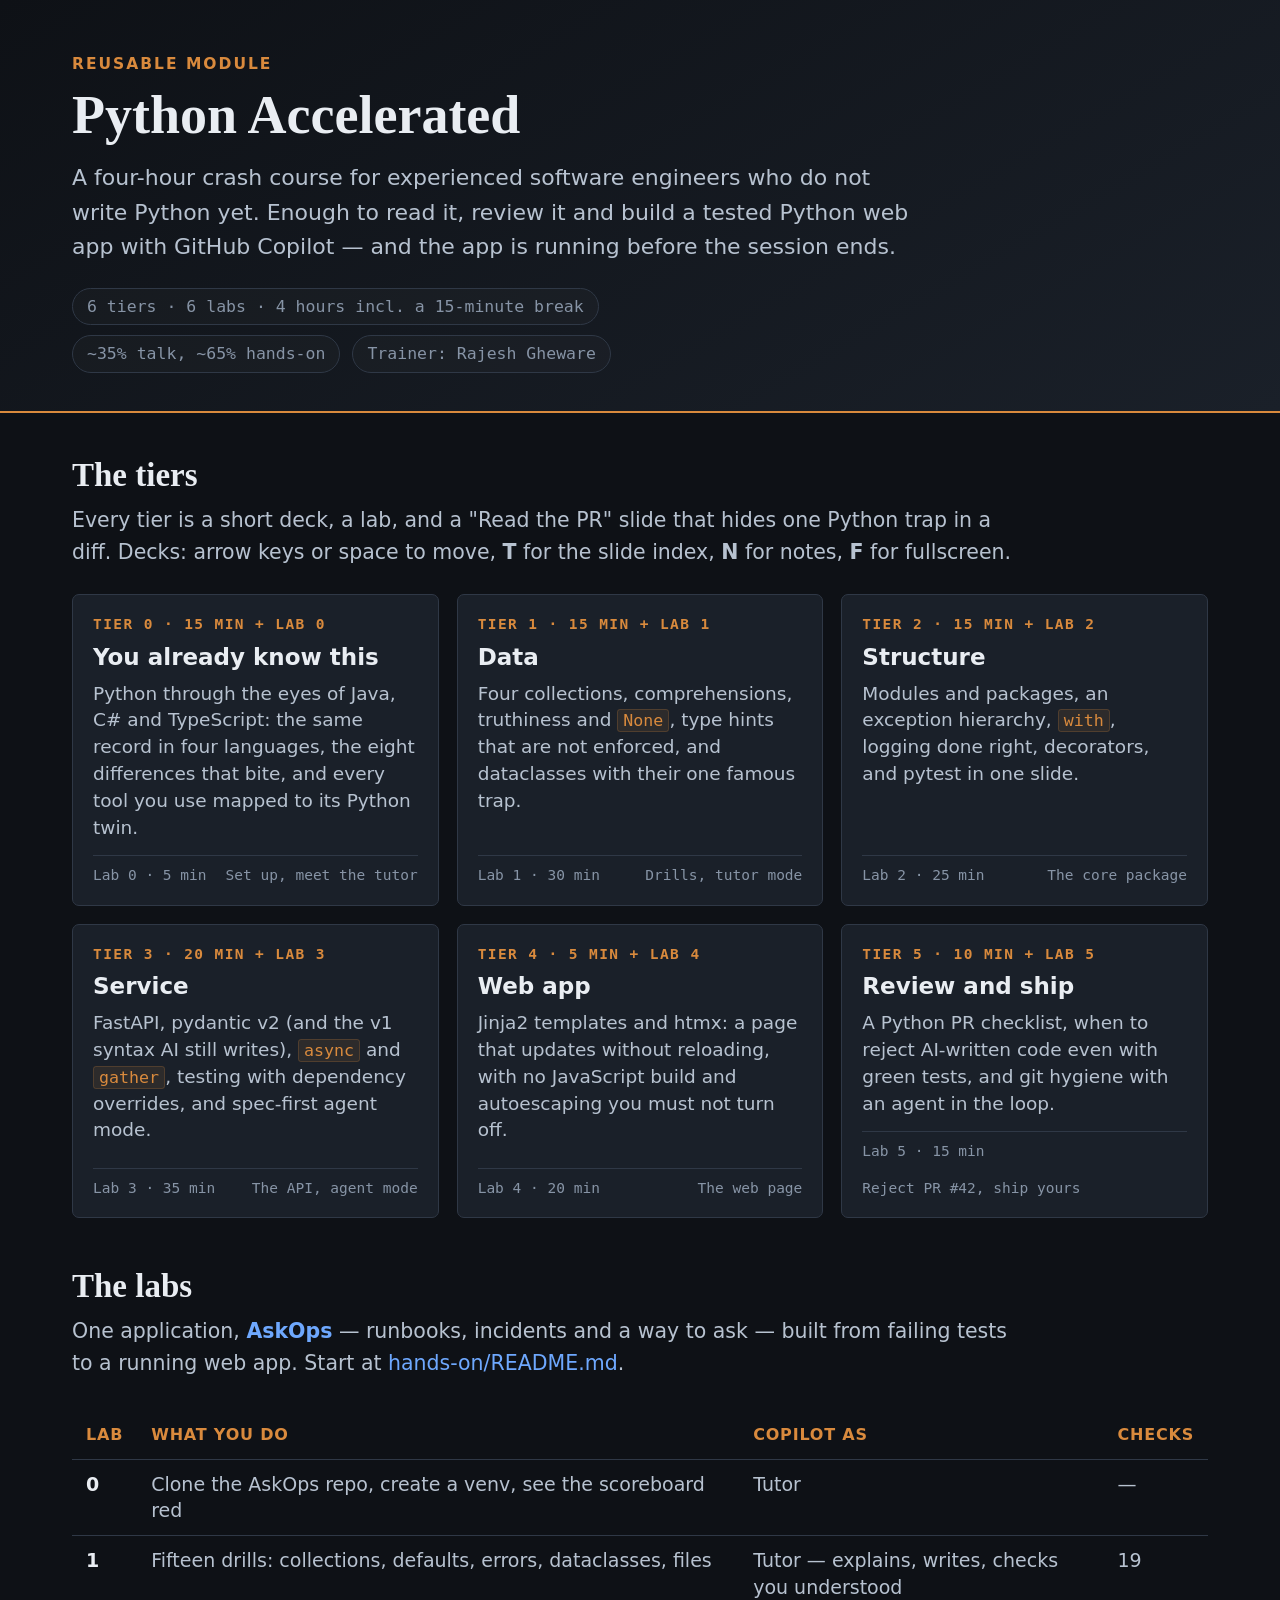
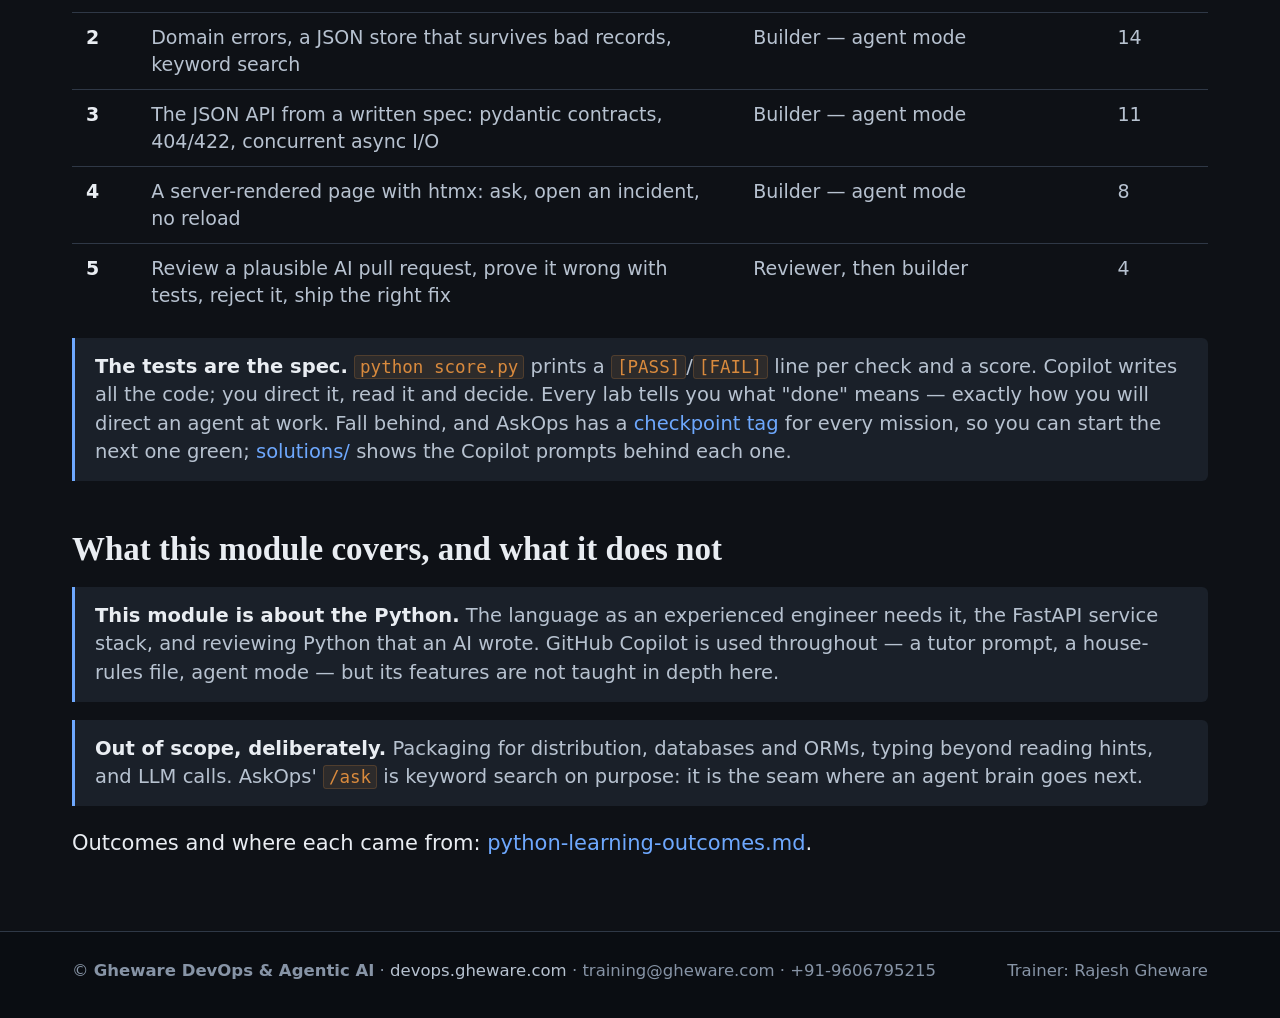
<file: index.html>
<!DOCTYPE html>
<html lang="en">
<head>
<meta charset="utf-8">
<meta name="viewport" content="width=device-width, initial-scale=1">
<title>Python Accelerated &mdash; Reusable Training Module</title>
<style>
:root{
  --bg:#0e1116; --bg-2:#141922; --panel:#1a2029; --line:#2f3846; --line-2:#435063;
  --fg:#e9edf2; --fg-dim:#b7c2d0; --fg-faint:#8794a6;
  --accent:#d98a3d; --accent-2:#6ea8fe; --good:#5fbf8f;
  --mono:ui-monospace,"JetBrains Mono",Consolas,"DejaVu Sans Mono",monospace;
  --sans:system-ui,-apple-system,"Segoe UI",Roboto,Arial,sans-serif;
  --serif:ui-serif,Georgia,"Times New Roman",serif;
}
*{box-sizing:border-box}
/* Type matches the decks: readable across a room, not just on a laptop. */
body{margin:0;background:var(--bg);color:var(--fg);font-family:var(--sans);
  font-size:21px;line-height:1.55;-webkit-text-size-adjust:100%}
a{color:var(--accent-2);text-decoration:none}
a:hover{text-decoration:underline}
header.top{background:linear-gradient(150deg,#0e1116 0%,#1a2029 100%);border-bottom:2px solid var(--accent);padding:52px 24px 38px}
.wrap{max-width:1200px;margin:0 auto;padding:0 32px}
header.top .tag{font-size:15.5px;letter-spacing:2px;text-transform:uppercase;color:var(--accent);font-weight:700}
header.top h1{font-family:var(--serif);font-size:54px;margin:10px 0 16px;font-weight:600;line-height:1.1}
header.top p{color:var(--fg-dim);max-width:60ch;font-size:22px;margin:0}
header.top .meta{margin-top:24px;font-size:16.5px;color:var(--fg-faint);display:flex;
  gap:10px 12px;flex-wrap:wrap;font-family:var(--mono)}
header.top .meta span{padding:5px 14px;border:1px solid var(--line);border-radius:20px;
  background:rgba(255,255,255,.02)}
section{padding:44px 0 6px}
h2{font-family:var(--serif);font-size:33px;line-height:1.15;margin:0 0 10px;font-weight:600}
h2 + .sub{color:var(--fg-dim);font-size:20.5px;max-width:72ch;margin:0 0 26px}
.tiers{display:grid;grid-template-columns:repeat(auto-fit,minmax(310px,1fr));gap:18px}
.tier{background:var(--panel);border:1px solid var(--line);border-radius:7px;padding:18px 20px;display:flex;flex-direction:column}
.tier:hover{border-color:var(--accent)}
.tier .n{font-family:var(--mono);font-size:14.5px;letter-spacing:1.4px;color:var(--accent);font-weight:700}
.tier h3{margin:7px 0 9px;font-size:23px;line-height:1.25}
.tier h3 a{color:var(--fg)}
.tier p{color:var(--fg-dim);font-size:18.5px;line-height:1.45;margin:0 0 14px;flex:1}
.tier .foot{font-size:14.5px;color:var(--fg-faint);font-family:var(--mono);display:flex;justify-content:space-between;gap:14px;flex-wrap:wrap;border-top:1px solid var(--line);padding-top:8px}
table{width:100%;border-collapse:collapse;font-size:19px;margin-top:6px}
th,td{text-align:left;padding:11px 14px;border-bottom:1px solid var(--line);vertical-align:top}
th{color:var(--accent);font-size:16px;letter-spacing:.8px;text-transform:uppercase}
td{color:var(--fg-dim);line-height:1.42}
td b{color:var(--fg)}
tr:last-child td{border-bottom:none}
.table-wrap{overflow-x:auto}
code{font-family:var(--mono);font-size:.9em;color:var(--accent);background:rgba(217,138,61,.10);padding:1px 5px;border-radius:3px;border:1px solid rgba(217,138,61,.2)}
.note{background:var(--panel);border-left:3px solid var(--accent-2);border-radius:0 6px 6px 0;
  padding:15px 20px;color:var(--fg-dim);font-size:19.5px;line-height:1.45;margin-top:18px}
.note b{color:var(--fg)}
footer{margin-top:44px;border-top:1px solid var(--line);background:#0a0d12;padding:26px 0 34px;font-size:16.5px;line-height:1.6;color:var(--fg-faint)}
footer a{color:var(--fg-dim)}
footer .row{display:flex;justify-content:space-between;gap:20px;flex-wrap:wrap}
/* Narrow screens: step back down rather than letting a 54px heading wrap badly. */
@media(max-width:880px){
  body{font-size:18px}
  .wrap{padding:0 20px}
  header.top{padding:36px 20px 28px}
  header.top h1{font-size:38px} header.top p{font-size:19px}
  h2{font-size:26px} h2 + .sub{font-size:17.5px}
  .tier h3{font-size:20px} .tier p{font-size:17px}
  table{font-size:17px} .note{font-size:17.5px}
  .tiers{grid-template-columns:1fr}
}
</style>
</head>
<body>

<header class="top">
  <div class="wrap">
    <p class="tag">Reusable module</p>
    <h1>Python Accelerated</h1>
    <p>A four-hour crash course for experienced software engineers who do not write Python yet. Enough to
      read it, review it and build a tested Python web app with GitHub Copilot &mdash; and the app is running
      before the session ends.</p>
    <p class="meta">
      <span>6 tiers &middot; 6 labs &middot; 4 hours incl. a 15-minute break</span>
      <span>~35% talk, ~65% hands-on</span>
      <span>Trainer: Rajesh Gheware</span>
    </p>
  </div>
</header>

<div class="wrap">

<section>
  <h2>The tiers</h2>
  <p class="sub">Every tier is a short deck, a lab, and a "Read the PR" slide that hides one Python trap in a diff.
    Decks: arrow keys or space to move, <b>T</b> for the slide index, <b>N</b> for notes, <b>F</b> for fullscreen.</p>
  <div class="tiers">
    <div class="tier">
      <span class="n">TIER 0 &middot; 15 MIN + LAB 0</span>
      <h3><a href="presentation/t0-you-already-know-this.html">You already know this</a></h3>
      <p>Python through the eyes of Java, C# and TypeScript: the same record in four languages, the eight
         differences that bite, and every tool you use mapped to its Python twin.</p>
      <div class="foot"><span>Lab 0 &middot; 5 min</span><span>Set up, meet the tutor</span></div>
    </div>
    <div class="tier">
      <span class="n">TIER 1 &middot; 15 MIN + LAB 1</span>
      <h3><a href="presentation/t1-data.html">Data</a></h3>
      <p>Four collections, comprehensions, truthiness and <code>None</code>, type hints that are not
         enforced, and dataclasses with their one famous trap.</p>
      <div class="foot"><span>Lab 1 &middot; 30 min</span><span>Drills, tutor mode</span></div>
    </div>
    <div class="tier">
      <span class="n">TIER 2 &middot; 15 MIN + LAB 2</span>
      <h3><a href="presentation/t2-structure.html">Structure</a></h3>
      <p>Modules and packages, an exception hierarchy, <code>with</code>, logging done right, decorators, and
         pytest in one slide.</p>
      <div class="foot"><span>Lab 2 &middot; 25 min</span><span>The core package</span></div>
    </div>
    <div class="tier">
      <span class="n">TIER 3 &middot; 20 MIN + LAB 3</span>
      <h3><a href="presentation/t3-service.html">Service</a></h3>
      <p>FastAPI, pydantic v2 (and the v1 syntax AI still writes), <code>async</code> and <code>gather</code>, testing with
         dependency overrides, and spec-first agent mode.</p>
      <div class="foot"><span>Lab 3 &middot; 35 min</span><span>The API, agent mode</span></div>
    </div>
    <div class="tier">
      <span class="n">TIER 4 &middot; 5 MIN + LAB 4</span>
      <h3><a href="presentation/t4-web-app.html">Web app</a></h3>
      <p>Jinja2 templates and htmx: a page that updates without reloading, with no JavaScript build and
         autoescaping you must not turn off.</p>
      <div class="foot"><span>Lab 4 &middot; 20 min</span><span>The web page</span></div>
    </div>
    <div class="tier">
      <span class="n">TIER 5 &middot; 10 MIN + LAB 5</span>
      <h3><a href="presentation/t5-review-and-ship.html">Review and ship</a></h3>
      <p>A Python PR checklist, when to reject AI-written code even with green tests, and git hygiene with an
         agent in the loop.</p>
      <div class="foot"><span>Lab 5 &middot; 15 min</span><span>Reject PR #42, ship yours</span></div>
    </div>
  </div>
</section>

<section>
  <h2>The labs</h2>
  <p class="sub">One application, <a href="https://github.com/ghewaredevopsai/askops"><b>AskOps</b></a> &mdash; runbooks, incidents and a way to ask &mdash; built from failing
    tests to a running web app. Start at <a href="hands-on/README.md">hands-on/README.md</a>.</p>
  <div class="table-wrap">
    <table>
      <tr><th>Lab</th><th>What you do</th><th>Copilot as</th><th>Checks</th></tr>
      <tr><td><b>0</b></td><td>Clone the AskOps repo, create a venv, see the scoreboard red</td><td>Tutor</td><td>&mdash;</td></tr>
      <tr><td><b>1</b></td><td>Fifteen drills: collections, defaults, errors, dataclasses, files</td><td>Tutor &mdash; explains, writes, checks you understood</td><td>19</td></tr>
      <tr><td><b>2</b></td><td>Domain errors, a JSON store that survives bad records, keyword search</td><td>Builder &mdash; agent mode</td><td>14</td></tr>
      <tr><td><b>3</b></td><td>The JSON API from a written spec: pydantic contracts, 404/422, concurrent async I/O</td><td>Builder &mdash; agent mode</td><td>11</td></tr>
      <tr><td><b>4</b></td><td>A server-rendered page with htmx: ask, open an incident, no reload</td><td>Builder &mdash; agent mode</td><td>8</td></tr>
      <tr><td><b>5</b></td><td>Review a plausible AI pull request, prove it wrong with tests, reject it, ship the right fix</td><td>Reviewer, then builder</td><td>4</td></tr>
    </table>
  </div>
  <div class="note">
    <b>The tests are the spec.</b> <code>python score.py</code> prints a <code>[PASS]</code>/<code>[FAIL]</code> line per check and a score.
    Copilot writes all the code; you direct it, read it and decide. Every lab tells you what "done" means &mdash; exactly how you will direct an agent at work.
    Fall behind, and AskOps has a <a href="https://github.com/ghewaredevopsai/askops#stuck">checkpoint tag</a> for every mission, so you can start the next one green; <a href="solutions/README.md">solutions/</a> shows the Copilot prompts behind each one.
  </div>
</section>

<section>
  <h2>What this module covers, and what it does not</h2>
  <div class="note">
    <b>This module is about the Python.</b> The language as an experienced engineer needs it, the FastAPI service
    stack, and reviewing Python that an AI wrote. GitHub Copilot is used throughout &mdash; a tutor prompt, a house-rules
    file, agent mode &mdash; but its features are not taught in depth here.
  </div>
  <div class="note">
    <b>Out of scope, deliberately.</b> Packaging for distribution, databases and ORMs, typing beyond reading hints,
    and LLM calls. AskOps' <code>/ask</code> is keyword search on purpose: it is the seam where an agent brain goes next.
  </div>
  <p class="sub">Outcomes and where each came from:
    <a href="python-learning-outcomes.md">python-learning-outcomes.md</a>.</p>
</section>

</div>

<footer>
  <div class="wrap row">
    <span>&copy; <b>Gheware DevOps &amp; Agentic AI</b> &middot;
      <a href="https://devops.gheware.com">devops.gheware.com</a> &middot;
      training@gheware.com &middot; +91-9606795215</span>
    <span>Trainer: Rajesh Gheware</span>
  </div>
</footer>

</body>
</html>
</file>
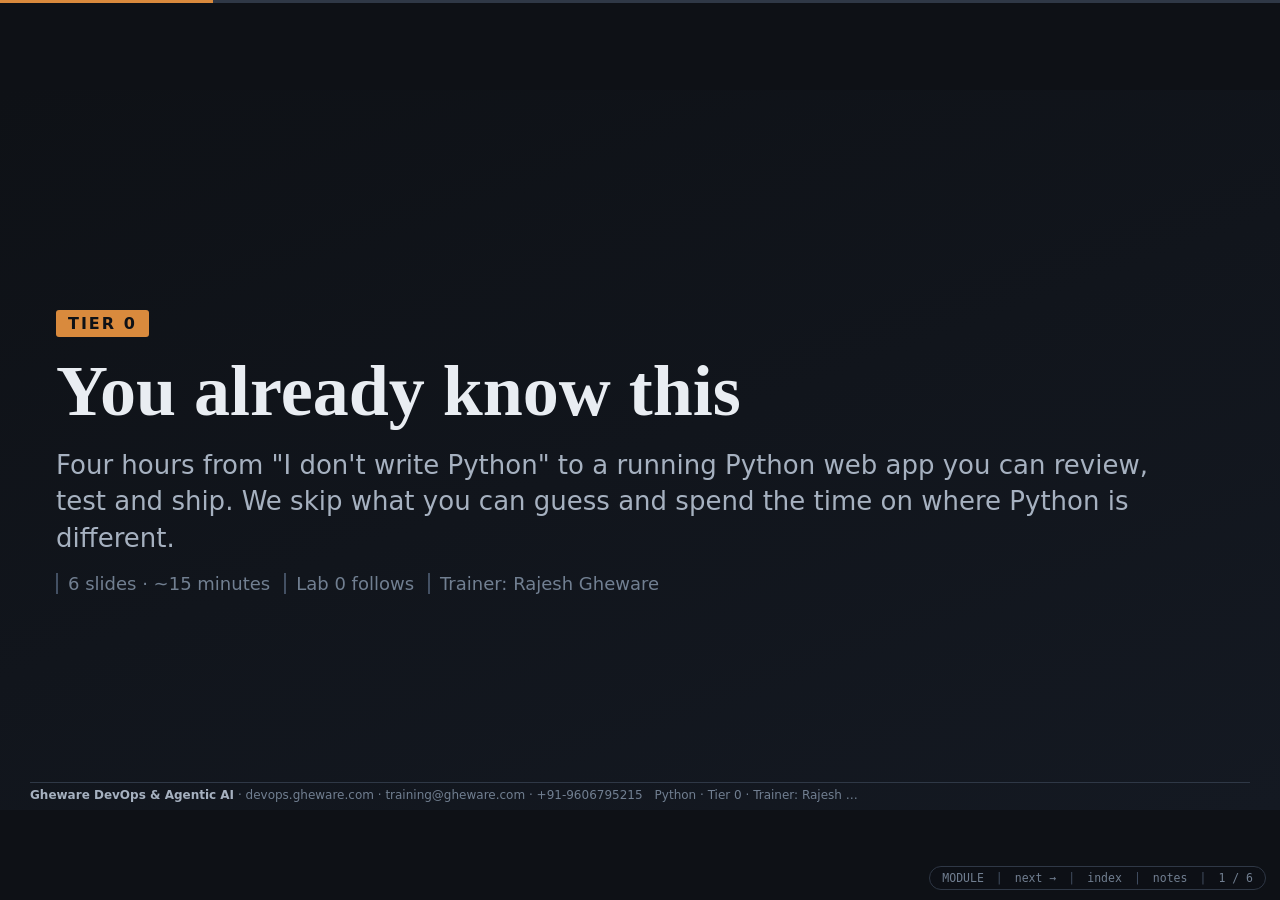
<file: presentation/t0-you-already-know-this.html>
<!DOCTYPE html>
<html lang="en">
<head>
<meta charset="utf-8">
<meta name="viewport" content="width=device-width, initial-scale=1">
<title>Python Accelerated Tier 0 &mdash; You Already Know This</title>
<link rel="stylesheet" href="../assets/py-theme.css">
</head>
<body data-deck="Python &middot; Tier 0" data-home="../index.html"
      data-next="t1-data.html" data-next-label="Tier 1 - Data">
<div id="viewport"><div id="stage">

<!-- 1 ---------------------------------------------------------------- -->
<section class="slide title">
  <div class="wrap">
    <span class="tier">Tier 0</span>
    <h1>You already know this</h1>
    <p class="sub">Four hours from "I don't write Python" to a running Python web app you can review, test
      and ship. We skip what you can guess and spend the time on where Python is different.</p>
    <p class="meta">
      <span>6 slides &middot; ~15 minutes</span>
      <span>Lab 0 follows</span>
      <span>Trainer: Rajesh Gheware</span>
    </p>
  </div>
</section>

<!-- 2 ---------------------------------------------------------------- -->
<section class="slide">
  <header><div class="hgroup">
    <p class="eyebrow">How this module works</p>
    <h2>Five missions, one app, the tests decide</h2>
  </div></header>
  <div class="body">
    <svg class="dg" viewBox="0 0 1180 190" style="max-height:30vh">
      <rect class="box" x="10" y="40" width="200" height="96" rx="7"/>
      <text x="110" y="70" text-anchor="middle" class="t-acc" font-weight="700" font-size="19.5">1 &#183; Drills</text>
      <text x="110" y="95" text-anchor="middle" class="t-dim" font-size="16.9">collections, errors,</text>
      <text x="110" y="114" text-anchor="middle" class="t-dim" font-size="16.9">dataclasses</text>
      <rect class="box" x="245" y="40" width="200" height="96" rx="7"/>
      <text x="345" y="70" text-anchor="middle" class="t-acc" font-weight="700" font-size="19.5">2 &#183; Core</text>
      <text x="345" y="95" text-anchor="middle" class="t-dim" font-size="16.9">package, logging,</text>
      <text x="345" y="114" text-anchor="middle" class="t-dim" font-size="16.9">search</text>
      <rect class="box-b" x="480" y="40" width="200" height="96" rx="7"/>
      <text x="580" y="70" text-anchor="middle" class="t-blue" font-weight="700" font-size="19.5">3 &#183; API</text>
      <text x="580" y="95" text-anchor="middle" class="t-dim" font-size="16.9">FastAPI, pydantic,</text>
      <text x="580" y="114" text-anchor="middle" class="t-dim" font-size="16.9">async I/O</text>
      <rect class="box-b" x="715" y="40" width="200" height="96" rx="7"/>
      <text x="815" y="70" text-anchor="middle" class="t-blue" font-weight="700" font-size="19.5">4 &#183; Web page</text>
      <text x="815" y="95" text-anchor="middle" class="t-dim" font-size="16.9">Jinja2 + htmx,</text>
      <text x="815" y="114" text-anchor="middle" class="t-dim" font-size="16.9">no JS build</text>
      <rect class="box-g" x="950" y="40" width="220" height="96" rx="7"/>
      <text x="1060" y="70" text-anchor="middle" class="t-good" font-weight="700" font-size="19.5">5 &#183; Review &amp; ship</text>
      <text x="1060" y="95" text-anchor="middle" class="t-dim" font-size="16.9">reject a bad PR,</text>
      <text x="1060" y="114" text-anchor="middle" class="t-dim" font-size="16.9">open a good one</text>
      <path class="wire-a" d="M210 88 H245 M445 88 H480 M680 88 H715 M915 88 H950"/>
      <text x="345" y="170" text-anchor="middle" class="t-faint" font-size="16.9">Copilot: TUTOR &#8212; explains, writes, checks you</text>
      <text x="815" y="170" text-anchor="middle" class="t-faint" font-size="16.9">Copilot: BUILDER &#8212; agent mode from a spec</text>
      <text x="580" y="22" text-anchor="middle" class="t-faint" font-size="16.9">AskOps: runbooks, incidents, and a way to ask</text>
    </svg>
    <div class="grid3">
      <div class="card on"><h3>Tests are the spec</h3><p>Every mission ships failing tests.
        <code>python score.py 3</code> is your definition of done &mdash; exactly how you will direct an agent.</p></div>
      <div class="card"><h3>Copilot types, you decide</h3><p>No code by hand. Every tier ends with a diff hiding one
        Python trap: merge or block? Judging Python is the real skill.</p></div>
      <div class="card"><h3>Nobody falls behind</h3><p>Stuck? AskOps has a checkpoint tag per mission. Switch to
        it and carry on green.</p></div>
    </div>
  </div>
</section>

<!-- 3 ---------------------------------------------------------------- -->
<section class="slide">
  <header><div class="hgroup">
    <p class="eyebrow">Same code, four languages</p>
    <h2>The same record, in the language you know</h2>
  </div></header>
  <div class="body">
    <div class="grid2 fill">
      <div class="card">
        <h3>Java 21 &middot; C# 12 &middot; TypeScript</h3>
<pre><i>// Java</i>
public record Incident(String id, Severity severity) {}
var high = incidents.stream()
    .filter(i -&gt; i.severity() == Severity.HIGH)
    .map(Incident::id).toList();

<i>// C#</i>
public record Incident(string Id, Severity Severity);
var high = incidents
    .Where(i =&gt; i.Severity == Severity.High)
    .Select(i =&gt; i.Id).ToList();

<i>// TypeScript</i>
type Incident = { id: string; severity: Severity };
const high = incidents
    .filter(i =&gt; i.severity === Severity.High)
    .map(i =&gt; i.id);</pre>
      </div>
      <div class="card on">
        <h3>Python 3.12+</h3>
<pre><b>from dataclasses import dataclass</b>

<b>@dataclass(frozen=True)</b>
class Incident:
    id: str
    severity: Severity

high = [<u>i.id</u> <b>for</b> i <b>in</b> incidents
        <b>if</b> i.severity == Severity.HIGH]</pre>
        <ul style="margin-top:10px">
          <li><b>Indentation is the block.</b> No braces, no semicolons</li>
          <li><b>A decorator</b> writes <code>__init__</code>, <code>__eq__</code>, <code>__repr__</code> for you</li>
          <li><b>A comprehension</b> replaces filter + map + collect</li>
          <li><b>Type hints</b> read like TypeScript &mdash; and are <i>not checked</i> when it runs</li>
        </ul>
      </div>
    </div>
  </div>
  <div class="notes"><p>The concepts map one to one; the Python syntax is shorter. The biggest surprise for Java and C# engineers is the last bullet: type hints are not checked when the code runs, which is why pydantic exists (tier 3).</p></div>
</section>

<!-- 4 ---------------------------------------------------------------- -->
<section class="slide">
  <header><div class="hgroup">
    <p class="eyebrow">Where your instincts are wrong</p>
    <h2>Eight differences that bite experienced engineers</h2>
  </div></header>
  <div class="body">
    <div class="grid2 fill" style="grid-template-columns:1fr 1fr 1fr 1fr">
      <div class="card bad"><h3>Mutable defaults</h3><p><code>def f(tags=[])</code> creates the list <b>once</b>.
        Every call shares it.</p></div>
      <div class="card bad"><h3><code>is</code> vs <code>==</code></h3><p><code>is</code> is identity, like Java's
        <code>==</code>. Use it only for <code>None</code>.</p></div>
      <div class="card bad"><h3>Truthiness</h3><p><code>""</code>, <code>0</code>, <code>[]</code>, <code>None</code> are
        all false. <code>if not count:</code> hides a real zero.</p></div>
      <div class="card bad"><h3>Hints don't check</h3><p><code>Money(amount="ten")</code> runs. Validation is
        your job, or pydantic's.</p></div>
      <div class="card blue"><h3>EAFP</h3><p>Try it and catch the error, rather than checking first. Python's
        exceptions are cheap and idiomatic.</p></div>
      <div class="card blue"><h3>Duck typing</h3><p>No <code>implements</code>. If it has the method, it fits.
        <code>Protocol</code> names the shape.</p></div>
      <div class="card blue"><h3><code>with</code> blocks</h3><p>try-with-resources / <code>using</code>, for
        files, locks, connections, clients.</p></div>
      <div class="card blue"><h3>Everything is an object</h3><p>Functions and classes are values: pass them,
        return them, wrap them. That is a decorator.</p></div>
    </div>
    <div class="takeaway">Red: <b>bugs you will write once</b>, and must catch in review. Blue: <b>idioms</b> that
      make Python read like Python. Lab 1 has a drill for most of them.</div>
  </div>
  <div class="notes"><p>Treat the red cards as a checklist for reviewing Python. Tiers 1 and 2 cover each of them in depth.</p></div>
</section>

<!-- 5 ---------------------------------------------------------------- -->
<section class="slide">
  <header><div class="hgroup">
    <p class="eyebrow">The toolchain, translated</p>
    <h2>Every tool you use has a Python twin</h2>
  </div></header>
  <div class="body">
    <table class="tight">
      <tr><th>Job</th><th>Java / C#</th><th>TypeScript</th><th>Python (this module)</th></tr>
      <tr><td>Isolated dependencies</td><td>per-project classpath / NuGet restore</td><td><code>node_modules</code></td><td><b><code>python -m venv .venv</code></b> &mdash; activate it, every terminal</td></tr>
      <tr><td>Project + dependencies</td><td><code>pom.xml</code> / <code>.csproj</code></td><td><code>package.json</code></td><td><b><code>pyproject.toml</code></b>, <code>pip install -e ".[dev]"</code></td></tr>
      <tr><td>Unit tests</td><td>JUnit / xUnit</td><td>Jest / Vitest</td><td><b>pytest</b> &mdash; plain <code>assert</code>, fixtures by argument name</td></tr>
      <tr><td>Web framework</td><td>Spring MVC / ASP.NET minimal APIs</td><td>Express / NestJS</td><td><b>FastAPI</b></td></tr>
      <tr><td>Validation + DTOs</td><td>Bean Validation / DataAnnotations</td><td>zod</td><td><b>pydantic v2</b></td></tr>
      <tr><td>Server</td><td>Tomcat / Kestrel</td><td>node</td><td><b>uvicorn</b> (ASGI)</td></tr>
      <tr><td>Templates</td><td>Thymeleaf / Razor</td><td>JSX</td><td><b>Jinja2</b> + htmx</td></tr>
      <tr><td>Static checks</td><td>the compiler</td><td><code>tsc</code></td><td>mypy / pyright (optional &mdash; the interpreter never checks)</td></tr>
    </table>
    <div class="warn"><b>The one that costs an hour:</b> forgetting to activate the venv. <code>pip install</code> lands in
      the system Python, and <code>import fastapi</code> fails in the terminal next door. Check with <code>which python</code>.</div>
  </div>
  <div class="notes"><p>On Windows, activate the venv with <code>.venv\Scripts\activate</code>. The full setup is in the AskOps repository's README.</p></div>
</section>

<!-- 6 ---------------------------------------------------------------- -->
<section class="slide">
  <header><div class="hgroup">
    <p class="eyebrow">Read the PR &middot; 60 seconds</p>
    <h2>Merge or block?</h2>
  </div></header>
  <div class="body">
    <div class="grid-2-1 fill">
      <div class="card">
        <h3>notify.py &middot; +7 &minus;0</h3>
<pre>def notify(incident, recipients=[]):
    if incident.owner is not None:
        recipients.append(incident.owner)
    if incident.severity is "high":
        recipients.append("oncall@example.com")
    send(recipients, incident.title)
    return recipients</pre>
        <p class="codecap">"Always include the owner and page on-call for high severity."</p>
      </div>
      <div class="card on">
        <h3>Decide before you discuss</h3>
        <ul>
          <li>How many bugs?</li>
          <li>Which one only shows up on the <b>second</b> call?</li>
          <li>Which one works on your laptop and fails in production?</li>
        </ul>
      </div>
    </div>
    <div class="takeaway"><b>Lab 0 now:</b> clone AskOps, see 55 red checks, and run <code>/tutor word_counts</code>:
      it explains, writes, tests &mdash; and then asks <i>you</i> a question.</div>
  </div>
</section>

</div></div>
<script src="../assets/py-deck.js"></script>
</body>
</html>
</file>
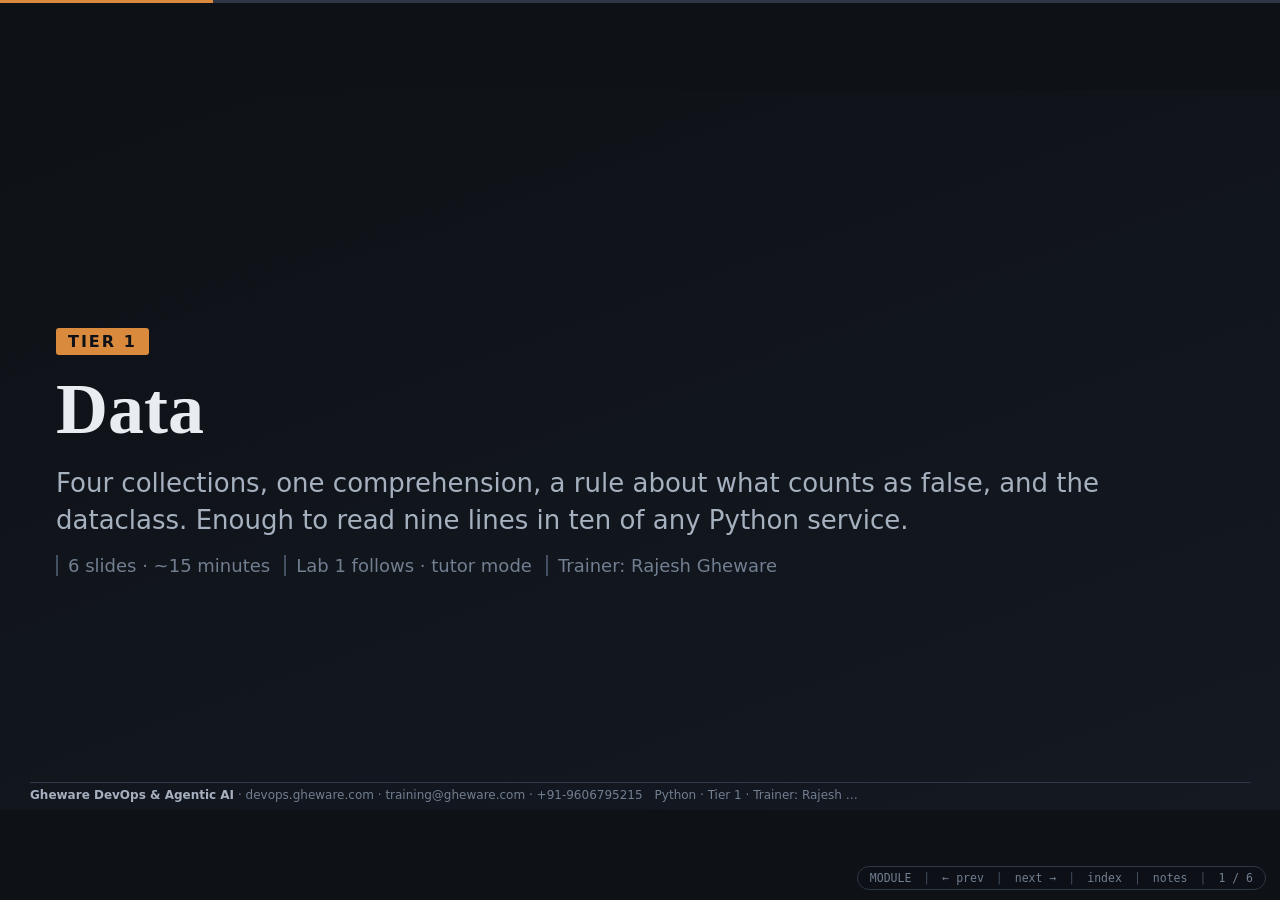
<file: presentation/t1-data.html>
<!DOCTYPE html>
<html lang="en">
<head>
<meta charset="utf-8">
<meta name="viewport" content="width=device-width, initial-scale=1">
<title>Python Accelerated Tier 1 &mdash; Data</title>
<link rel="stylesheet" href="../assets/py-theme.css">
</head>
<body data-deck="Python &middot; Tier 1" data-home="../index.html"
      data-prev="t0-you-already-know-this.html" data-prev-label="Tier 0"
      data-next="t2-structure.html" data-next-label="Tier 2 - Structure">
<div id="viewport"><div id="stage">

<!-- 1 ---------------------------------------------------------------- -->
<section class="slide title">
  <div class="wrap">
    <span class="tier">Tier 1</span>
    <h1>Data</h1>
    <p class="sub">Four collections, one comprehension, a rule about what counts as false, and the dataclass.
      Enough to read nine lines in ten of any Python service.</p>
    <p class="meta">
      <span>6 slides &middot; ~15 minutes</span>
      <span>Lab 1 follows &middot; tutor mode</span>
      <span>Trainer: Rajesh Gheware</span>
    </p>
  </div>
</section>

<!-- 2 ---------------------------------------------------------------- -->
<section class="slide">
  <header><div class="hgroup">
    <p class="eyebrow">Four collections</p>
    <h2>list, dict, set, tuple &mdash; and when each is the answer</h2>
  </div></header>
  <div class="body">
    <div class="grid2 fill">
      <div class="card">
        <h3>Literals and the everyday moves</h3>
<pre>steps  = ["check", "rollback"]  <i># list  ~ ArrayList</i>
owners = {"payments": "asha"}   <i># dict  ~ HashMap</i>
tags   = {"deploy", "502"}      <i># set   ~ HashSet</i>
point  = ("RB-101", 5)          <i># tuple ~ immutable</i>

owners.get("auth", "none")      <i># no KeyError</i>
<b>rb_id, score = point</b>            <i># unpacking</i>
first, *rest = steps
for i, step in <b>enumerate</b>(steps, 1): ...
for rb, hit in <b>zip</b>(runbooks, hits): ...
tags <b>&amp;</b> {"deploy", "db"}         <i># set algebra</i>
steps[<b>-1</b>], steps[<b>1:</b>]            <i># last item, slice</i></pre>
      </div>
      <div class="card blue">
        <h3>From the standard library, not a framework</h3>
<pre>from collections import Counter, defaultdict

Counter(<u>"deploy deploy rollback"</u>.split())
<i># Counter({'deploy': 2, 'rollback': 1})</i>

by_service = <b>defaultdict(list)</b>
for inc in incidents:
    by_service[inc.service].append(inc.id)</pre>
        <ul style="margin-top:9px">
          <li><b>Tuples are values</b>, lists are containers. A tuple can be a dict key</li>
          <li><b>Sets make membership O(1)</b> &mdash; <code>if tag in tags</code></li>
          <li>Reach for <code>collections</code> before writing a helper</li>
        </ul>
      </div>
    </div>
  </div>
  <div class="notes"><p>Unpacking, <code>enumerate</code> and <code>zip</code> are the lines engineers from other languages most often misread at speed. Read them out loud once.</p></div>
</section>

<!-- 3 ---------------------------------------------------------------- -->
<section class="slide">
  <header><div class="hgroup">
    <p class="eyebrow">Comprehensions</p>
    <h2>filter + map + collect, in one readable line</h2>
  </div></header>
  <div class="body">
    <div class="grid2 fill">
      <div class="card bad">
        <h3>Written like Java</h3>
<pre>titles = []
for i in incidents:
    if i.severity == "high":
        titles.append(i.title)</pre>
      </div>
      <div class="card good">
        <h3>Written like Python</h3>
<pre>titles = [<u>i.title</u> for i in incidents
          if i.severity == "high"]</pre>
      </div>
    </div>
    <table class="tight">
      <tr><th>Shape</th><th>Comprehension</th><th>Gives you</th></tr>
      <tr><td>list</td><td><code>[x.id for x in items if x.open]</code></td><td>a new list</td></tr>
      <tr><td>dict</td><td><code>{x.id: x for x in items}</code></td><td>an index by id</td></tr>
      <tr><td>set</td><td><code>{x.service for x in items}</code></td><td>distinct values</td></tr>
      <tr><td>generator</td><td><code>sum(x.minutes for x in items)</code></td><td>lazy &mdash; nothing built in memory</td></tr>
    </table>
    <div class="warn"><b>Review rule:</b> one <code>for</code> and one <code>if</code> reads well. Two nested <code>for</code>s plus a
      condition is a loop pretending to be clever &mdash; ask for the loop back.</div>
  </div>
  <div class="notes"><p>The generator row matters later: <code>next(iter(x), default)</code>, <code>any(...)</code> and <code>all(...)</code> all take generators, and the <code>first_or_default</code> drill depends on it.</p></div>
</section>

<!-- 4 ---------------------------------------------------------------- -->
<section class="slide">
  <header><div class="hgroup">
    <p class="eyebrow">None, truthiness, type hints</p>
    <h2>What counts as false, and what the hints do not do</h2>
  </div></header>
  <div class="body">
    <div class="grid2 fill">
      <div class="card">
        <h3>Truthiness</h3>
<pre><i># falsy: None  False  0  0.0  ""  []  {}  set()</i>
name = user.get(<u>"name"</u>) <b>or</b> <u>"anonymous"</u>   <i># idiomatic</i>

if <b>not</b> retries:        <i># BUG when 0 is a real value</i>
if retries <b>is None</b>:    <i># say what you mean</i></pre>
        <ul style="margin-top:9px">
          <li><code>None</code> is one object: compare with <code>is</code></li>
          <li><code>x or default</code> is fine for strings, risky for numbers</li>
        </ul>
      </div>
      <div class="card blue">
        <h3>Type hints</h3>
<pre>def search(store: Store, query: str,
           limit: int = 5) -&gt; list[Hit]: ...

owner: str <b>| None</b> = None      <i># not Optional[str]</i>
counts: dict[str, int] = {}</pre>
        <ul style="margin-top:9px">
          <li><b>Read by</b> your editor, Copilot, mypy, FastAPI and pydantic</li>
          <li><b>Ignored by</b> the interpreter: <code>search(store, 42)</code> runs until it breaks</li>
          <li>That gap is why tier 3 validates at the edge</li>
        </ul>
      </div>
    </div>
  </div>
  <div class="notes"><p>If you have ever shipped a bug where 0 or an empty string meant "missing", Python makes that bug one keyword away.</p></div>
</section>

<!-- 5 ---------------------------------------------------------------- -->
<section class="slide">
  <header><div class="hgroup">
    <p class="eyebrow">Dataclasses</p>
    <h2>Records without the boilerplate &mdash; and the one trap</h2>
  </div></header>
  <div class="body">
    <div class="grid2 fill">
      <div class="card on">
        <h3>Value object and mutable record</h3>
<pre>from dataclasses import dataclass, <b>field</b>

@dataclass(<b>frozen=True</b>, slots=True)
class Money:
    amount: Decimal
    currency: str
    def add(self, other: "Money") -&gt; "Money":
        return Money(self.amount + other.amount, self.currency)

@dataclass
class Ticket:
    title: str
    priority: int = 3
    watchers: list[str] = <b>field(default_factory=list)</b>
    def <b>__post_init__</b>(self):
        if not 1 &lt;= self.priority &lt;= 4:
            raise ValueError("priority must be 1..4")</pre>
      </div>
      <div class="card">
        <h3>What you get, what you don't</h3>
        <ul>
          <li><b>Generated:</b> <code>__init__</code>, <code>__repr__</code>, <code>__eq__</code> (value equality)</li>
          <li><b><code>frozen=True</code></b> &mdash; assignment raises. Hashable, safe to share</li>
          <li><b><code>__post_init__</code></b> is where invariants live</li>
          <li><b>No validation of types.</b> <code>Money("10", 5)</code> constructs</li>
          <li><code>self</code> is explicit, always the first parameter</li>
        </ul>
        <div class="warn" style="margin-top:10px"><b>The trap:</b> <code>watchers: list = []</code> would share one list
          between every Ticket. dataclasses refuses the literal; <code>= None</code> slips through. Use
          <code>default_factory</code>.</div>
      </div>
    </div>
  </div>
  <div class="notes"><p>This is the pattern in <code>askops/models.py</code>, which you read in Lab 2, and in the <code>Money</code> and <code>Ticket</code> drills in Lab 1.</p></div>
</section>

<!-- 6 ---------------------------------------------------------------- -->
<section class="slide">
  <header><div class="hgroup">
    <p class="eyebrow">Read the PR &middot; 60 seconds</p>
    <h2>Merge or block?</h2>
  </div></header>
  <div class="body">
    <div class="grid-2-1 fill">
      <div class="card">
        <h3>sla.py &middot; +9 &minus;0</h3>
<pre>def breach_minutes(incidents, sla_minutes=None):
    """Minutes past SLA, per incident id."""
    sla = sla_minutes or 60
    return {i.id: i.open_minutes - sla
            for i in incidents
            if i.open_minutes - sla &gt; 0}

def worst(incidents):
    breaches = breach_minutes(incidents)
    return max(breaches, key=breaches.get) if breaches else None</pre>
        <p class="codecap">"Returns the incident furthest past SLA. Pass sla_minutes=0 for strict mode."</p>
      </div>
      <div class="card on">
        <h3>Decide before you discuss</h3>
        <ul>
          <li>Does strict mode work?</li>
          <li>What does <code>max(breaches, key=breaches.get)</code> return: a number, or an id?</li>
          <li>Would you ask for the comprehension to be a loop?</li>
        </ul>
      </div>
    </div>
    <div class="takeaway"><b>Lab 1 now:</b> fifteen drills. Predict, <code>/tutor</code> generates, you explain it back. Ask why, not what.</div>
  </div>
</section>

</div></div>
<script src="../assets/py-deck.js"></script>
</body>
</html>
</file>
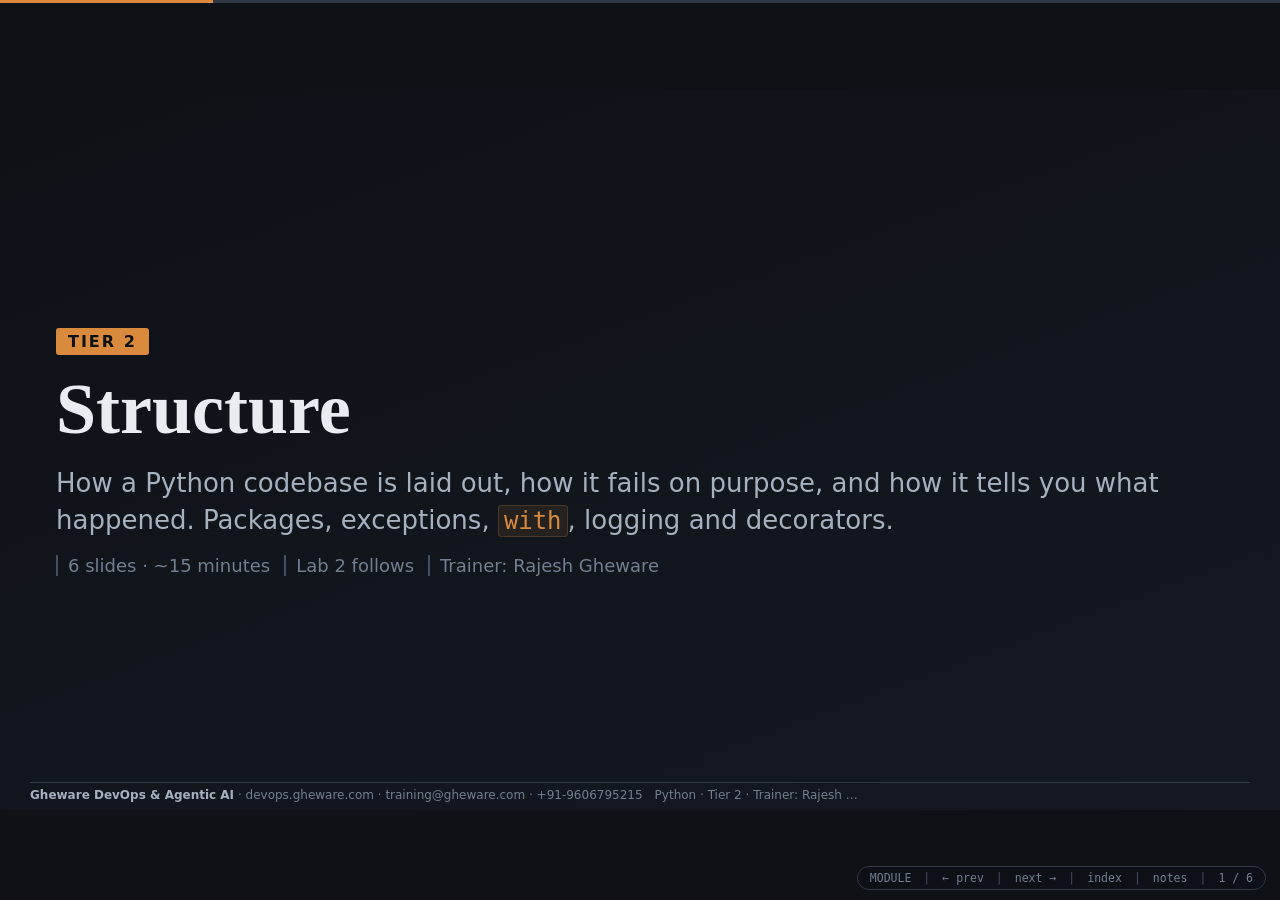
<file: presentation/t2-structure.html>
<!DOCTYPE html>
<html lang="en">
<head>
<meta charset="utf-8">
<meta name="viewport" content="width=device-width, initial-scale=1">
<title>Python Accelerated Tier 2 &mdash; Structure</title>
<link rel="stylesheet" href="../assets/py-theme.css">
</head>
<body data-deck="Python &middot; Tier 2" data-home="../index.html"
      data-prev="t1-data.html" data-prev-label="Tier 1"
      data-next="t3-service.html" data-next-label="Tier 3 - Service">
<div id="viewport"><div id="stage">

<!-- 1 ---------------------------------------------------------------- -->
<section class="slide title">
  <div class="wrap">
    <span class="tier">Tier 2</span>
    <h1>Structure</h1>
    <p class="sub">How a Python codebase is laid out, how it fails on purpose, and how it tells you what
      happened. Packages, exceptions, <code>with</code>, logging and decorators.</p>
    <p class="meta">
      <span>6 slides &middot; ~15 minutes</span>
      <span>Lab 2 follows</span>
      <span>Trainer: Rajesh Gheware</span>
    </p>
  </div>
</section>

<!-- 2 ---------------------------------------------------------------- -->
<section class="slide">
  <header><div class="hgroup">
    <p class="eyebrow">Modules and packages</p>
    <h2>A file is a module, a folder is a package</h2>
  </div></header>
  <div class="body">
    <div class="grid-1-2 fill">
      <div class="card">
        <h3>The AskOps layout</h3>
<pre>askops/                <i># repo root</i>
  pyproject.toml
  <b>askops/</b>              <i># the package</i>
    __init__.py
    models.py          <i># dataclasses</i>
    errors.py          <i># exceptions</i>
    store.py           <i># imports models</i>
    search.py          <i># imports store</i>
    api.py  web.py     <i># HTTP edges</i>
    app.py             <i># wires it up</i>
  tests/
    conftest.py        <i># shared fixtures</i>
    test_m2_core.py</pre>
      </div>
      <div class="card">
        <h3>What to know when reading imports</h3>
<pre><i># stdlib first, then third party, then yours</i>
import logging
<i># absolute imports - prefer them</i>
from askops.models import Incident, Severity
<i># or the module itself</i>
from askops import sources</pre>
        <ul style="margin-top:9px">
          <li><b>Importing runs the file.</b> Top-level code executes once, on first import &mdash; keep it to definitions</li>
          <li><b>No access modifiers.</b> <code>_name</code> means "private by convention"; nothing enforces it</li>
          <li><b>Circular imports fail at import time.</b> Layers point one way: models &larr; store &larr; search &larr; api</li>
          <li><code>if __name__ == "__main__":</code> is the <code>main()</code> guard &mdash; code that runs only as a script</li>
          <li><b>Editable install</b> (<code>pip install -e .</code>) puts your package on the path, like a module on the classpath</li>
        </ul>
      </div>
    </div>
  </div>
  <div class="notes"><p>Dependency direction matters in review: an import of <code>askops.api</code> inside <code>store.py</code>, added to reuse a helper, is a layering violation and often a circular import waiting to happen.</p></div>
</section>

<!-- 3 ---------------------------------------------------------------- -->
<section class="slide">
  <header><div class="hgroup">
    <p class="eyebrow">Exceptions</p>
    <h2>One base class, raise specific, catch narrow</h2>
  </div></header>
  <div class="body">
    <div class="grid2 fill">
      <div class="card on">
        <h3>A domain hierarchy</h3>
<pre>class AskOpsError(Exception):
    """Everything AskOps raises on purpose."""

class RunbookNotFound(AskOpsError):
    def __init__(self, runbook_id: str):
        super().__init__(f"runbook {runbook_id} not found")
        self.runbook_id = runbook_id

def get_runbook(self, runbook_id):
    <b>try</b>:
        return self._runbooks[runbook_id]
    <b>except KeyError</b>:
        raise RunbookNotFound(runbook_id) <b>from None</b></pre>
      </div>
      <div class="card">
        <h3>Rules that survive review</h3>
        <ul>
          <li><b>EAFP:</b> try the lookup, catch <code>KeyError</code> &mdash; no <code>containsKey</code> first</li>
          <li><b>No checked exceptions.</b> Nothing forces a caller to handle anything; the hierarchy and docstrings are the contract</li>
          <li><b><code>raise X from exc</code></b> keeps the cause in the traceback; <code>from None</code> hides it</li>
          <li><b>Translate at the edge.</b> The store raises <code>RunbookNotFound</code>; only the API turns it into 404</li>
          <li><b><code>except AskOpsError</code></b> for failures you expect. Let <code>TypeError</code> crash: that is a bug</li>
        </ul>
        <div class="warn" style="margin-top:9px"><b>Block on sight:</b> <code>except:</code>, <code>except Exception: pass</code>,
          and <code>except Exception</code> that returns a normal-looking result.</div>
      </div>
    </div>
  </div>
  <div class="notes"><p>An AI asked to "make it resilient" reaches for <code>except Exception</code> more often than anything else. Lab 5 comes back to it.</p></div>
</section>

<!-- 4 ---------------------------------------------------------------- -->
<section class="slide">
  <header><div class="hgroup">
    <p class="eyebrow">with, logging, decorators</p>
    <h2>Three constructs you will read on every page</h2>
  </div></header>
  <div class="body">
    <div class="grid2 fill">
      <div style="display:flex;flex-direction:column;gap:12px">
      <div class="card">
        <h3><code>with</code> &mdash; cleanup, guaranteed</h3>
<pre><b>with</b> open(path, encoding="utf-8") <b>as</b> fh:
    data = json.load(fh)
<i># closed here, even on exception</i>

<b>with</b> httpx.Client() as c: ...
<b>with</b> lock: ...</pre>
        <p style="margin-top:8px">try-with-resources / <code>using</code>. Any object with
        <code>__enter__</code> / <code>__exit__</code> works.</p>
      </div>
      <div class="card">
        <h3>logging &mdash; not print</h3>
<pre>logger = logging.getLogger(<b>__name__</b>)

logger.warning(<u>"skipping %s: %s"</u>, rid, exc)
logger.exception(<u>"ask failed"</u>)
<i># ERROR + the traceback</i></pre>
        <p style="margin-top:8px">One per module. <b>%-args, not f-strings</b>: formatted only if emitted.</p>
      </div>
      </div>
      <div class="card blue">
        <h3>Decorators &mdash; functions that wrap</h3>
<pre>def timed(fn):
    @functools.wraps(fn)
    def wrapper(*args, **kwargs):
        t = time.perf_counter()
        try:
            return fn(*args, **kwargs)
        finally:
            took = time.perf_counter() - t
            logger.debug("%s %.3fs", fn.__name__, took)
    return wrapper

<b>@timed</b>
def search(...): ...</pre>
        <p style="margin-top:10px"><code>@router.get</code>, <code>@pytest.fixture</code>, <code>@dataclass</code>: every
        framework decorator is this pattern &mdash; a function that takes yours and returns something better.</p>
      </div>
    </div>
  </div>
  <div class="notes"><p><code>*args, **kwargs</code> means "any positional and any keyword arguments". The <code>timed</code> decorator is Lab 2's stretch goal.</p></div>
</section>

<!-- 5 ---------------------------------------------------------------- -->
<section class="slide">
  <header><div class="hgroup">
    <p class="eyebrow">pytest in one slide</p>
    <h2>Plain assert, fixtures by name, parametrize</h2>
  </div></header>
  <div class="body">
    <div class="grid-2-1 fill">
      <div class="card on">
<pre>import pytest

<i># conftest.py - available to every test, no import</i>
<b>@pytest.fixture</b>
def store():
    return Store.from_dir(DATA_DIR)

def test_missing_runbook_raises(<b>store</b>):          <i># injected by name</i>
    with <b>pytest.raises</b>(RunbookNotFound, match="RB-999"):
        store.get_runbook("RB-999")

<b>@pytest.mark.parametrize</b>("value", ["0", "65536", "http"])
def test_invalid_port(value):
    with pytest.raises(ValueError):
        parse_port(value)

def test_bad_record_logged(<b>tmp_path</b>, <b>caplog</b>):      <i># built-in fixtures</i>
    (tmp_path / "incidents.json").write_text("[...]")
    ...
    assert "INC-2" in caplog.text</pre>
      </div>
      <div class="card">
        <h3>Why it matters today</h3>
        <ul>
          <li><b>The tests are your spec</b> for every mission</li>
          <li>Plain <code>assert</code>: pytest rewrites it to show both sides on failure</li>
          <li><code>tmp_path</code>, <code>caplog</code>, <code>monkeypatch</code> come free</li>
          <li><code>pytest -x</code> stops at the first failure; <code>-k name</code> runs one</li>
        </ul>
        <div class="note" style="margin-top:9px"><b>The rule for agents:</b> a test is changed by a human, on purpose.
          An agent that edits a test to go green gets its diff rejected.</div>
      </div>
    </div>
  </div>
  <div class="notes"><p>Fixture injection by parameter name looks like magic if you are used to annotations. It is a lookup: pytest reads the function signature.</p></div>
</section>

<!-- 6 ---------------------------------------------------------------- -->
<section class="slide">
  <header><div class="hgroup">
    <p class="eyebrow">Read the PR &middot; 60 seconds</p>
    <h2>Merge or block?</h2>
  </div></header>
  <div class="body">
    <div class="grid-2-1 fill">
      <div class="card">
        <h3>loader.py &middot; +12 &minus;3</h3>
<pre>def load_incidents(path):
    incidents = []
    try:
        f = open(path)
        for raw in json.load(f):
            incidents.append(Incident.from_dict(raw))
        f.close()
    except Exception as e:
        print(f"could not load {path}: {e}")
    return incidents</pre>
        <p class="codecap">"Don't crash the service on a bad incidents file."</p>
      </div>
      <div class="card on">
        <h3>Decide before you discuss</h3>
        <ul>
          <li>One bad record out of 500: how many incidents load?</li>
          <li>Missing file: what does the caller see?</li>
          <li>Where does the error message go in production?</li>
          <li>When is the file not closed?</li>
        </ul>
      </div>
    </div>
    <div class="takeaway"><b>Lab 2 now:</b> direct agent mode to build the AskOps core so it gets all four of these right, and prove it with the tests.</div>
  </div>
</section>

</div></div>
<script src="../assets/py-deck.js"></script>
</body>
</html>
</file>
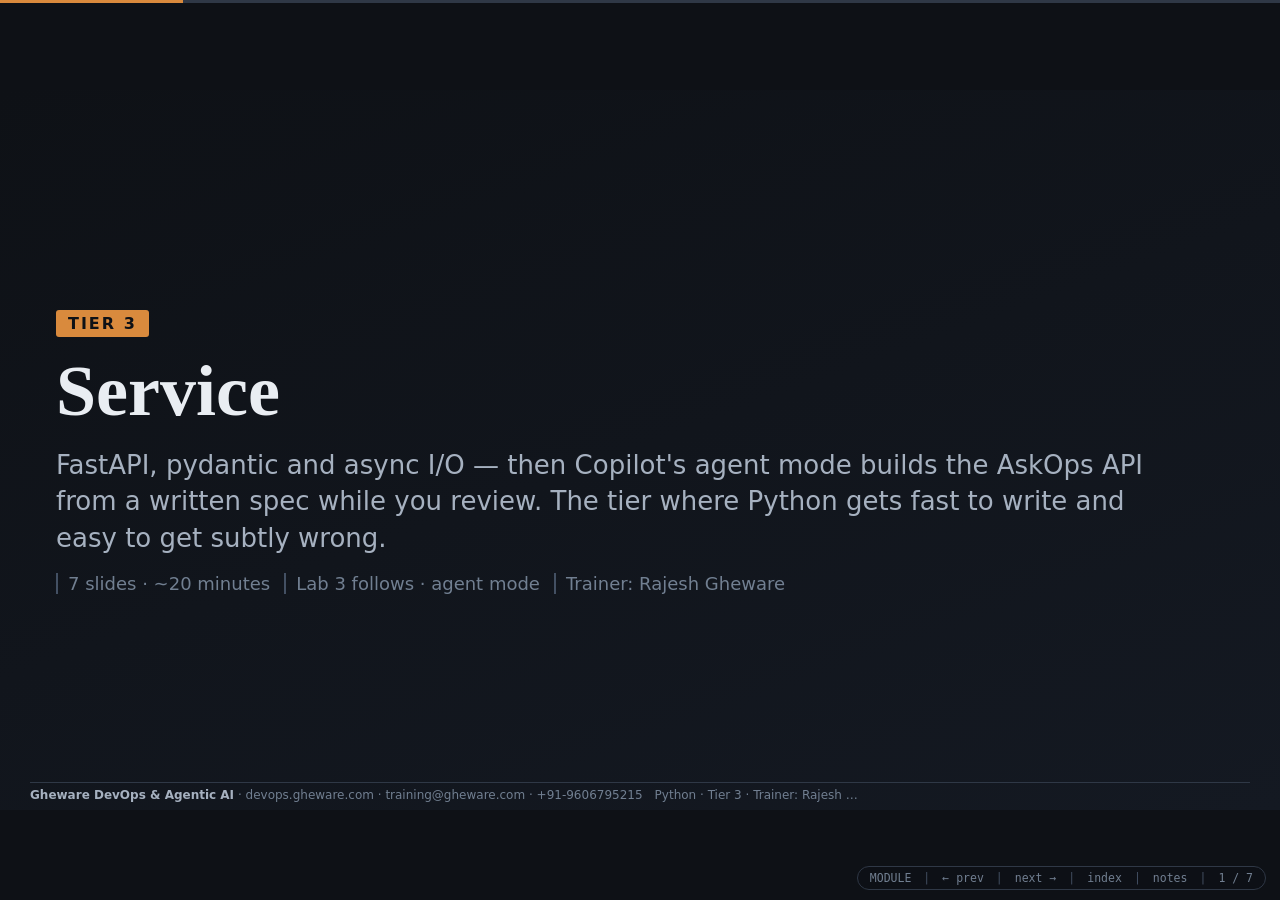
<file: presentation/t3-service.html>
<!DOCTYPE html>
<html lang="en">
<head>
<meta charset="utf-8">
<meta name="viewport" content="width=device-width, initial-scale=1">
<title>Python Accelerated Tier 3 &mdash; Service</title>
<link rel="stylesheet" href="../assets/py-theme.css">
</head>
<body data-deck="Python &middot; Tier 3" data-home="../index.html"
      data-prev="t2-structure.html" data-prev-label="Tier 2"
      data-next="t4-web-app.html" data-next-label="Tier 4 - Web app">
<div id="viewport"><div id="stage">

<!-- 1 ---------------------------------------------------------------- -->
<section class="slide title">
  <div class="wrap">
    <span class="tier">Tier 3</span>
    <h1>Service</h1>
    <p class="sub">FastAPI, pydantic and async I/O &mdash; then Copilot's agent mode builds the AskOps API from a
      written spec while you review. The tier where Python gets fast to write and easy to get subtly wrong.</p>
    <p class="meta">
      <span>7 slides &middot; ~20 minutes</span>
      <span>Lab 3 follows &middot; agent mode</span>
      <span>Trainer: Rajesh Gheware</span>
    </p>
  </div>
</section>

<!-- 2 ---------------------------------------------------------------- -->
<section class="slide">
  <header><div class="hgroup">
    <p class="eyebrow">FastAPI in one screen</p>
    <h2>The type hints are the routing, the validation and the docs</h2>
  </div></header>
  <div class="body">
    <div class="grid2 fill">
      <div class="card on">
<pre>from fastapi import APIRouter, Depends

router = APIRouter()

@router.get(<u>"/runbooks/{runbook_id}"</u>,
            <b>response_model=RunbookOut</b>)
def get_runbook(<b>runbook_id: str</b>,
                <b>store: Store = Depends(get_store)</b>):
    try:
        return RunbookOut.of(
            store.get_runbook(runbook_id))
    except RunbookNotFound as exc:
        raise <b>HTTPException(404, str(exc))</b> from exc</pre>
      </div>
      <div class="card on">
<pre>@router.post(<u>"/incidents"</u>, <b>status_code=201</b>,
             response_model=IncidentOut)
def create_incident(<b>body: IncidentIn</b>,
                    store: Store = Depends(get_store)):
    return store.add_incident(
        body.title, body.severity, body.service)

@router.get(<u>"/ask"</u>)
async def ask(<b>q: str = Query(min_length=3)</b>,
              limit: int = Query(5, ge=1, le=20)):
    ...</pre>
      </div>
    </div>
    <div class="card">
      <ul style="columns:2;column-gap:36px">
        <li><code>@router.get</code> ~ <code>@GetMapping</code> / <code>MapGet</code></li>
        <li><b>Its type</b> decides where a parameter comes from: path, body (a model), else query</li>
        <li><code>Depends</code> ~ constructor injection, overridable in tests</li>
        <li><code>response_model</code> filters and documents the output</li>
        <li><b>Free:</b> 422 on bad input, and OpenAPI at <code>/docs</code></li>
      </ul>
    </div>
  </div>
  <div class="notes"><p>Translate at the edge: <code>HTTPException</code> belongs in <code>api.py</code> only. Raised inside <code>store.py</code>, it makes the domain depend on the web framework.</p></div>
</section>

<!-- 3 ---------------------------------------------------------------- -->
<section class="slide">
  <header><div class="hgroup">
    <p class="eyebrow">pydantic v2</p>
    <h2>Type hints that are enforced &mdash; at the boundary</h2>
  </div></header>
  <div class="body">
    <div class="grid2 fill">
      <div class="card on">
        <h3>The wire contract</h3>
<pre>from pydantic import BaseModel, ConfigDict, Field

class IncidentIn(BaseModel):
    title: str = <b>Field(min_length=5, max_length=120)</b>
    severity: <b>Severity</b>   <i># enum: else 422</i>
    service: str = Field(min_length=1)
    runbook_id: str | None = None

class IncidentOut(BaseModel):
    <b>model_config = ConfigDict(from_attributes=True)</b>
    id: str
    title: str
    severity: Severity
    opened_at: datetime</pre>
        <p style="margin-top:8px"><b>Dataclass = domain. pydantic = wire.</b> They change for different reasons.</p>
      </div>
      <div class="card bad">
        <h3>The hallucination to catch: v1 syntax</h3>
        <table class="tight">
          <tr><th>pydantic v1 &mdash; block</th><th>v2 &mdash; merge</th></tr>
          <tr><td><code>class Config: orm_mode</code></td><td><code>ConfigDict(from_attributes=True)</code></td></tr>
          <tr><td><code>parse_obj(d)</code></td><td><code>model_validate(d)</code></td></tr>
          <tr><td><code>.dict()</code>, <code>.json()</code></td><td><code>.model_dump()</code>, <code>.model_dump_json()</code></td></tr>
          <tr><td><code>@validator</code></td><td><code>@field_validator</code></td></tr>
          <tr><td><code>const=True</code>, <code>regex=</code></td><td><code>Literal[...]</code>, <code>pattern=</code></td></tr>
        </table>
        <p style="margin-top:8px">Years of v1 examples trained every model. v1 calls often <b>still run</b>,
        with deprecation warnings, so the tests pass. Only review catches them.</p>
      </div>
    </div>
  </div>
  <div class="notes"><p>The house rules file in the AskOps repository tells Copilot to use pydantic v2 only. It helps; it is not a guarantee, so the table stays in your review checklist.</p></div>
</section>

<!-- 4 ---------------------------------------------------------------- -->
<section class="slide">
  <header><div class="hgroup">
    <p class="eyebrow">async and await</p>
    <h2><code>async def</code> is not faster. <code>gather</code> is.</h2>
  </div></header>
  <div class="body">
    <svg class="dg" viewBox="0 0 1180 250" style="max-height:40vh">
      <text x="10" y="32" class="t-acc" font-weight="700" font-size="20">await one, then other</text>
      <text x="10" y="54" class="t-faint" font-size="17">~0.4 s</text>
      <rect class="box-r" x="290" y="12" width="290" height="44" rx="5"/>
      <text x="435" y="41" text-anchor="middle" font-size="18.5">runbook wiki &#183; 0.2 s</text>
      <rect class="box-r" x="580" y="12" width="290" height="44" rx="5"/>
      <text x="725" y="41" text-anchor="middle" font-size="18.5">ticket system &#183; 0.2 s</text>

      <text x="10" y="112" class="t-good" font-weight="700" font-size="20">asyncio.gather(both)</text>
      <text x="10" y="134" class="t-faint" font-size="17">~0.2 s</text>
      <rect class="box-g" x="290" y="86" width="290" height="38" rx="5"/>
      <text x="435" y="112" text-anchor="middle" font-size="18.5">runbook wiki &#183; 0.2 s</text>
      <rect class="box-g" x="290" y="128" width="290" height="38" rx="5"/>
      <text x="435" y="154" text-anchor="middle" font-size="18.5">ticket system &#183; 0.2 s</text>

      <text x="10" y="210" class="t-bad" font-weight="700" font-size="20">time.sleep / requests</text>
      <text x="10" y="232" class="t-faint" font-size="17">inside async def</text>
      <rect class="box-r" x="290" y="190" width="290" height="44" rx="5"/>
      <text x="435" y="219" text-anchor="middle" font-size="18.5">blocks the event loop</text>
      <rect class="box" x="580" y="190" width="590" height="44" rx="5"/>
      <text x="875" y="219" text-anchor="middle" class="t-dim" font-size="18.5">every other request on this worker waits too</text>
      <path class="wire-faint dash" d="M290 4 V244 M580 4 V244 M870 4 V244"/>
    </svg>
    <div class="grid2">
<pre>@router.get("/ask")
<b>async def</b> ask(q: str,
              store: Store = Depends(get_store)):
    runbooks, incidents = <b>await asyncio.gather</b>(
        sources.runbook_hits(store, q),
        sources.incident_hits(store, q),
    )</pre>
      <div class="card">
        <ul>
          <li><b>Awaiting I/O</b> (httpx, async DB driver)? <code>async def</code> + <code>await</code></li>
          <li><b>Blocking library</b> (requests, most SDKs)? Plain <code>def</code> &mdash; FastAPI runs it in a thread pool</li>
          <li><b>Never</b> a blocking call inside <code>async def</code>. It passes every functional test</li>
        </ul>
      </div>
    </div>
  </div>
  <div class="notes"><p>JavaScript: this is <code>Promise.all</code>. Java: <code>CompletableFuture.allOf</code>. C#: <code>Task.WhenAll</code>. The trap row has no equivalent in Node, where there is no blocking sleep to reach for by accident. In Python there is, and an agent will use it.</p><p>Lab 3 has a test that times <code>/ask</code>, so sequential awaits fail visibly.</p></div>
</section>

<!-- 5 ---------------------------------------------------------------- -->
<section class="slide">
  <header><div class="hgroup">
    <p class="eyebrow">Testing a service</p>
    <h2>TestClient and dependency overrides &mdash; no server, no mocks library</h2>
  </div></header>
  <div class="body">
    <div class="grid-2-1 fill">
      <div class="card on">
<pre><i># tests/conftest.py</i>
@pytest.fixture
def client(store):
    <i># this test's own store</i>
    <b>app.dependency_overrides[get_store] = lambda: store</b>
    with <b>TestClient(app)</b> as c:
        yield c          <i># teardown runs after yield</i>
    app.dependency_overrides.clear()

def test_unknown_runbook_is_404(client):
    r = client.get("/api/runbooks/RB-999")
    assert r.status_code == 404
    assert "RB-999" in r.json()["detail"]

def test_ask_is_503_when_a_source_fails(client, store):
    app.dependency_overrides[get_store] = \
        lambda: <b>WikiDown(...)</b>
    r = client.get("/api/ask?q=deploy")
    assert r.status_code == 503</pre>
      </div>
      <div class="card">
        <h3>Why this design</h3>
        <ul>
          <li>Every test gets a fresh store: <b>no leaked state</b></li>
          <li>Failure paths are a subclass away &mdash; no mocking framework</li>
          <li><code>yield</code> in a fixture = setup, then teardown</li>
          <li>Runs in milliseconds, in-process, in CI</li>
        </ul>
        <div class="note" style="margin-top:9px">This is why the spec says <b>"no module-level store"</b>. A global
          cannot be overridden, so the agent's shortcut would break every test.</div>
      </div>
    </div>
  </div>
  <div class="notes"><p>Specs carry constraints like "no module-level store" because the easy implementation defeats testability. A good spec tells the agent why.</p></div>
</section>

<!-- 6 ---------------------------------------------------------------- -->
<section class="slide">
  <header><div class="hgroup">
    <p class="eyebrow">Spec-first vibe coding</p>
    <h2>You write the intent and the checks. The agent types. You review.</h2>
  </div></header>
  <div class="body">
    <svg class="dg" viewBox="0 0 1180 140" style="max-height:20vh">
      <rect class="box-a" x="10" y="25" width="190" height="70" rx="7"/>
      <text x="105" y="55" text-anchor="middle" class="t-acc" font-weight="700" font-size="19.5">Spec</text>
      <text x="105" y="77" text-anchor="middle" class="t-dim" font-size="16.2">docs/api-spec.md</text>
      <rect class="box-a" x="245" y="25" width="190" height="70" rx="7"/>
      <text x="340" y="55" text-anchor="middle" class="t-acc" font-weight="700" font-size="19.5">Tests</text>
      <text x="340" y="77" text-anchor="middle" class="t-dim" font-size="16.2">acceptance criteria</text>
      <rect class="box-a" x="480" y="25" width="190" height="70" rx="7"/>
      <text x="575" y="55" text-anchor="middle" class="t-acc" font-weight="700" font-size="19.5">House rules</text>
      <text x="575" y="77" text-anchor="middle" class="t-dim" font-size="16.2">copilot-instructions.md</text>
      <rect class="box-b" x="715" y="25" width="190" height="70" rx="7"/>
      <text x="810" y="55" text-anchor="middle" class="t-blue" font-weight="700" font-size="19.5">Agent mode</text>
      <text x="810" y="77" text-anchor="middle" class="t-dim" font-size="16.2">edit, run, read, fix</text>
      <rect class="box-g" x="950" y="25" width="220" height="70" rx="7"/>
      <text x="1060" y="55" text-anchor="middle" class="t-good" font-weight="700" font-size="19.5">You review</text>
      <text x="1060" y="77" text-anchor="middle" class="t-dim" font-size="16.2">diff, then commit</text>
      <path class="wire-a" d="M200 60 H245 M435 60 H480 M670 60 H715 M905 60 H950"/>
      <path class="wire-faint dash" d="M1060 95 V112 H340 V95"/>
      <text x="700" y="133" text-anchor="middle" class="t-faint" font-size="15.6">a review finding becomes a test, not a chat message</text>
    </svg>
    <div class="grid3">
      <div class="card"><h3>Stage it</h3><p>Ask for <code>schemas.py</code> first and <b>stop</b>. Reviewing a
        contract before the code built on it is where agent mode pays off.</p></div>
      <div class="card"><h3>Pin the finish line</h3><p>"Do not modify tests. Finish by running
        <code>python score.py 3</code>." The agent loops against a measurable target.</p></div>
      <div class="card bad"><h3>Watch for</h3><p>pydantic v1, <code>except Exception</code>, module-level state,
        a <b>test edited to pass</b>, a new dependency nobody asked for.</p></div>
    </div>
  </div>
  <div class="notes"><p>Vibe coding, done responsibly: natural language in, working code out, with the spec and the tests as the guardrail. Without them it is just typing faster.</p></div>
</section>

<!-- 7 ---------------------------------------------------------------- -->
<section class="slide">
  <header><div class="hgroup">
    <p class="eyebrow">Read the PR &middot; 60 seconds</p>
    <h2>Merge or block?</h2>
  </div></header>
  <div class="body">
    <div class="grid-2-1 fill">
      <div class="card">
        <h3>status.py &middot; +14 &minus;0</h3>
<pre>import requests, time

class ServiceStatus(BaseModel):
    name: str
    healthy: bool
    class Config:
        orm_mode = True

@router.get("/status/{name}")
async def status(name: str):
    for attempt in range(3):
        r = requests.get(f"http://{name}.internal/health")
        if r.ok:
            return ServiceStatus(name=name, healthy=True)
        time.sleep(1)
    return ServiceStatus(name=name, healthy=False)</pre>
      </div>
      <div class="card on">
        <h3>Decide before you discuss</h3>
        <ul>
          <li>What happens to <b>every other request</b> while this retries?</li>
          <li>Which lines are pydantic v1?</li>
          <li>What does <code>name</code> let a caller reach?</li>
          <li>Does a timeout exist?</li>
        </ul>
      </div>
    </div>
    <div class="takeaway"><b>Lab 3 now:</b> the AskOps API, spec-first, in agent mode. Stage it, pin the finish line, review every line.</div>
  </div>
</section>

</div></div>
<script src="../assets/py-deck.js"></script>
</body>
</html>
</file>
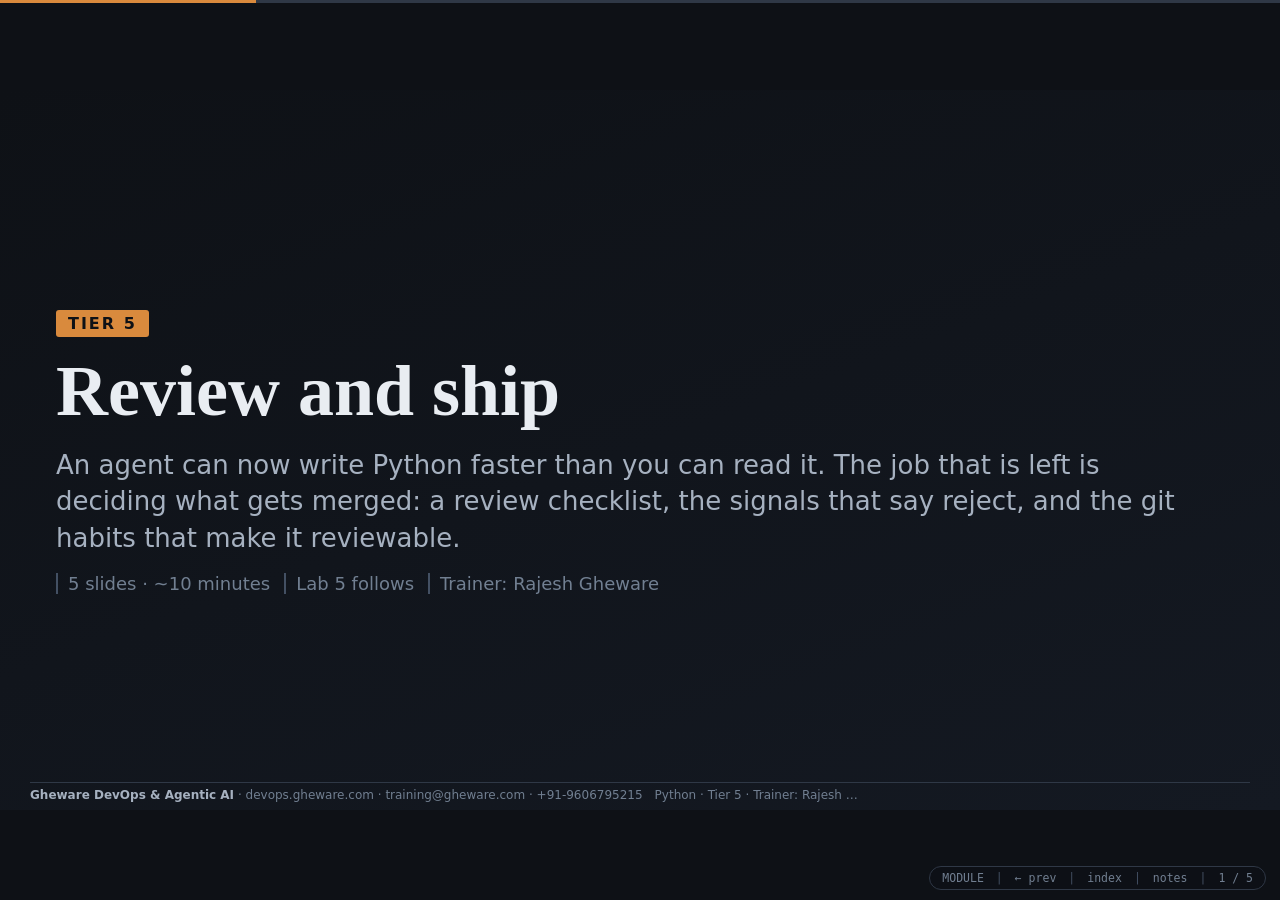
<file: presentation/t5-review-and-ship.html>
<!DOCTYPE html>
<html lang="en">
<head>
<meta charset="utf-8">
<meta name="viewport" content="width=device-width, initial-scale=1">
<title>Python Accelerated Tier 5 &mdash; Review and Ship</title>
<link rel="stylesheet" href="../assets/py-theme.css">
</head>
<body data-deck="Python &middot; Tier 5" data-home="../index.html"
      data-prev="t4-web-app.html" data-prev-label="Tier 4">
<div id="viewport"><div id="stage">

<!-- 1 ---------------------------------------------------------------- -->
<section class="slide title">
  <div class="wrap">
    <span class="tier">Tier 5</span>
    <h1>Review and ship</h1>
    <p class="sub">An agent can now write Python faster than you can read it. The job that is left is deciding
      what gets merged: a review checklist, the signals that say reject, and the git habits that make it reviewable.</p>
    <p class="meta">
      <span>5 slides &middot; ~10 minutes</span>
      <span>Lab 5 follows</span>
      <span>Trainer: Rajesh Gheware</span>
    </p>
  </div>
</section>

<!-- 2 ---------------------------------------------------------------- -->
<section class="slide">
  <header><div class="hgroup">
    <p class="eyebrow">A Python PR checklist</p>
    <h2>What you now look for, in order</h2>
  </div></header>
  <div class="body">
    <div class="grid2 fill">
      <div class="card on">
        <h3>Correctness &mdash; the Python traps</h3>
        <ul>
          <li><b>Mutable defaults</b> &mdash; <code>=[]</code>, <code>={}</code>, <code>=None</code> in a dataclass list field</li>
          <li><b>Truthiness</b> hiding a real <code>0</code> or <code>""</code>; <code>is</code> used for values</li>
          <li><b>Blocking I/O in <code>async def</code></b>; sequential awaits that should be gathered</li>
          <li><b>Swallowed failures</b> &mdash; bare <code>except</code>, <code>except Exception</code> returning a normal result</li>
          <li><b>Unbounded input</b> &mdash; a limit, size or page with no upper bound</li>
        </ul>
      </div>
      <div class="card">
        <h3>Design &mdash; the house rules</h3>
        <ul>
          <li>Domain errors raised inside, <b>translated only at the edge</b></li>
          <li>pydantic <b>v2</b> only; dataclass for domain, model for wire</li>
          <li>No module-level state; dependencies via <code>Depends</code></li>
          <li><code>logger</code> with %-args, never <code>print</code>; <code>logger.exception</code> for errors</li>
          <li>HTML through templates, never f-strings; user input never in a hostname, path or SQL</li>
          <li>Tests unchanged, or changed with a reason a human wrote</li>
        </ul>
      </div>
    </div>
    <div class="takeaway">Every item here was on a <b>Read the PR</b> slide today. Put this list in
      <code>.github/copilot-instructions.md</code> so the agent reads it too &mdash; then review anyway.</div>
  </div>
  <div class="notes"><p>Worth copying into your team's review guide. The left column is what tests sometimes catch; the right column is what usually only a reviewer catches.</p></div>
</section>

<!-- 3 ---------------------------------------------------------------- -->
<section class="slide">
  <header><div class="hgroup">
    <p class="eyebrow">When to reject AI-written code</p>
    <h2>Green tests are necessary. They are not the decision.</h2>
  </div></header>
  <div class="body">
    <div class="grid3 fill">
      <div class="card bad"><h3>Reject outright</h3><ul>
        <li>A test was edited or deleted to pass</li>
        <li>An error path now returns success</li>
        <li>A dependency or config change nobody asked for</li>
        <li>You cannot explain a line of it</li>
      </ul></div>
      <div class="card"><h3>Send it back</h3><ul>
        <li>The description claims a benefit the diff does not deliver ("faster", "simpler")</li>
        <li>More files changed than the task needs</li>
        <li>Deprecated API that still runs (pydantic v1)</li>
        <li>No test for the new behaviour</li>
      </ul></div>
      <div class="card good"><h3>Merge</h3><ul>
        <li>Small, one concern, matches the spec</li>
        <li>Every finding you raised is now a test</li>
        <li>You would sign your name to it</li>
        <li>You could maintain it without the agent</li>
      </ul></div>
    </div>
    <div class="parallel"><span class="tag">The real-world parallel</span>An AI suggestion is a pull request from a
      very fast, very confident colleague who never ran it in production. <b>You would not skip the review for
      that colleague. Do not skip it here.</b></div>
  </div>
  <div class="notes"><p>"You cannot explain a line of it" is why the module starts with tutor mode: reading Python fluently is what makes that bar reachable.</p></div>
</section>

<!-- 4 ---------------------------------------------------------------- -->
<section class="slide">
  <header><div class="hgroup">
    <p class="eyebrow">Git hygiene</p>
    <h2>Make every change easy to review, and easy to undo</h2>
  </div></header>
  <div class="body">
    <div class="grid2 fill">
      <div class="card on">
        <h3>The loop, with an agent in it</h3>
<pre>git switch -c fix/ask-failure-contract   <i># one concern per branch</i>
git add -A &amp;&amp; git commit -m "before agent"  <i># a checkpoint you can return to</i>
<i># ... agent edits, tests run ...</i>
git diff                                   <i># read it all, before staging</i>
git add -p                                 <i># stage hunk by hunk: you choose</i>
python score.py                            <i># green, or it does not commit</i>
git commit -m "Return 503 when an /ask source fails,
instead of an empty 200"                   <i># the why, not the what</i>
git push -u origin HEAD                    <i># then open the PR</i></pre>
      </div>
      <div class="card">
        <h3>Python-specific hygiene</h3>
        <ul>
          <li><b><code>.venv/</code>, <code>__pycache__/</code>, <code>*.egg-info/</code></b> in <code>.gitignore</code> &mdash; never committed</li>
          <li><b>No secrets in code or <code>.env</code> in git.</b> Read from environment variables</li>
          <li><b>Pin what you depend on</b> in <code>pyproject.toml</code>; a new dependency is its own reviewed change</li>
          <li><b>Formatting is not a review topic</b> &mdash; a formatter (ruff, black) in CI ends the debate</li>
          <li><b>Revert beats repair</b> when an agent's change went sideways: <code>git restore .</code> and re-prompt</li>
        </ul>
      </div>
    </div>
  </div>
  <div class="notes"><p><code>git add -p</code> is the most useful habit when an agent has touched several files: it forces a decision hunk by hunk.</p></div>
</section>

<!-- 5 ---------------------------------------------------------------- -->
<section class="slide">
  <header><div class="hgroup">
    <p class="eyebrow">Lab 5 &middot; and what comes next</p>
    <h2>PR #42: "Make /ask resilient and faster"</h2>
  </div></header>
  <div class="body">
    <div class="grid2 fill">
      <div class="card on">
        <h3>The lab</h3>
        <ol style="margin:0;padding-left:20px">
          <li><b>Review on paper</b> &mdash; find the problems before running anything</li>
          <li><b>Accept it</b> on a branch, run the scoreboard. Which of your findings did the tests catch?</li>
          <li><b>Reject it</b> with a written review</li>
          <li><b>Do it properly</b> &mdash; agent mode implements the failure contract; you review, 56/56</li>
          <li><b>Ship it</b> &mdash; branch, commit with the why, PR</li>
        </ol>
      </div>
      <div class="card blue">
        <h3>What you can do now</h3>
        <ul>
          <li>Read a Python service and say what every line does</li>
          <li>Build a typed, tested FastAPI app with a web page</li>
          <li>Direct an agent from a spec, and stop it when it is wrong</li>
          <li>Block the PR that passes the tests and is still wrong</li>
        </ul>
        <div class="note" style="margin-top:10px"><b>Next:</b> AskOps' <code>/ask</code> is keyword search. Next it gets an
          agent brain &mdash; and everything you learned about reviewing it still applies.</div>
      </div>
    </div>
  </div>
</section>

</div></div>
<script src="../assets/py-deck.js"></script>
</body>
</html>
</file>
<file: assets/py-theme.css>
/* ===========================================================================
   Python Accelerated - slide theme
   Neutral on purpose. Re-skin by editing the tokens below only.
   No web fonts, no CDN: it must render behind a corporate proxy, offline.
   =========================================================================== */

:root {
  --bg:        #0e1116;
  --bg-2:      #141922;
  --panel:     #1a2029;
  --panel-2:   #222a35;
  --line:      #2f3846;
  --line-2:    #435063;
  --fg:        #e9edf2;
  --fg-dim:    #a6b1c0;
  --fg-faint:  #717f91;
  --accent:    #d98a3d;   /* copper - headings, current state */
  --accent-2:  #6ea8fe;   /* blue   - protocol, data flow */
  --good:      #5fbf8f;
  --warn:      #e0b34d;
  --bad:       #e2726e;
  --mono: ui-monospace, "JetBrains Mono", "Cascadia Mono", Consolas, "DejaVu Sans Mono", monospace;
  --sans: system-ui, -apple-system, "Segoe UI", Roboto, "Helvetica Neue", Arial, sans-serif;
  --serif: ui-serif, Georgia, "Times New Roman", serif;
}

* { box-sizing: border-box; }
html, body { margin: 0; padding: 0; height: 100%; overflow: hidden; background: var(--bg); }
body { font-family: var(--sans); color: var(--fg); }
a { color: var(--accent-2); text-decoration: none; }
a:hover { text-decoration: underline; }

/* ---------- scaled stage: every slide is authored at 1280x720 ------------- */
#viewport { position: fixed; inset: 0; display: grid; place-items: center; }
.body::-webkit-scrollbar { width: 8px; height: 8px; }
.body::-webkit-scrollbar-thumb { background: var(--line-2); border-radius: 4px; }
#stage { width: 1280px; height: 720px; position: relative; transform-origin: center center; }

.slide {
  position: absolute; inset: 0;
  display: none;
  grid-template-rows: auto 1fr auto;
  grid-template-columns: minmax(0, 1fr);   /* long footer text truncates instead of widening the slide */
  padding: 16px 30px 8px;
  background: linear-gradient(160deg, var(--bg) 0%, var(--bg-2) 100%);
}
.slide.active { display: grid; }

/* ---------- slide chrome -------------------------------------------------- */
.slide > header { display: flex; align-items: baseline; gap: 12px; margin-bottom: 10px; }
.slide > header h2 {
  font-family: var(--serif); font-weight: 600; font-size: 40px; line-height: 1.12;
  margin: 0; color: var(--fg); letter-spacing: 0.1px;
}
.slide > header .eyebrow {
  font-size: 15px; letter-spacing: 1.6px; text-transform: uppercase;
  color: var(--accent); font-weight: 700; margin: 0 0 3px;
}
.hgroup { flex: 1; }
.slide > footer {
  display: flex; justify-content: space-between; align-items: center; gap: 12px;
  font-size: 12px; color: var(--fg-faint); border-top: 1px solid var(--line);
  padding-top: 5px; margin-top: 8px;
  padding-right: 390px;            /* keep the footer clear of the on-screen HUD */
}
.slide > footer a { color: var(--fg-faint); }
.slide > footer > span { white-space: nowrap; overflow: hidden; text-overflow: ellipsis; min-width: 0; }
.slide > footer .brand { flex-shrink: 0; }   /* contact details never truncate; the deck label does */
.slide > footer .brand b { color: var(--fg-dim); font-weight: 600; }
.body { min-height: 0; display: flex; flex-direction: column; gap: 12px;
  overflow: auto; overscroll-behavior: contain; scrollbar-gutter: stable; }   /* never spill over the title or footer: scroll instead */

/* ---------- title slide --------------------------------------------------- */
.slide.title { grid-template-rows: 1fr auto; place-items: stretch; padding: 40px 30px 8px; }
.slide.title .wrap { padding: 0 26px; }
.slide.title .wrap { display: flex; flex-direction: column; justify-content: center; gap: 16px; }
.slide.title .tier {
  display: inline-block; align-self: flex-start; font-size: 16px; font-weight: 700;
  letter-spacing: 2px; text-transform: uppercase; color: var(--bg);
  background: var(--accent); padding: 4px 12px; border-radius: 3px;
}
.slide.title h1 { font-family: var(--serif); font-size: 72px; line-height: 1.08; margin: 0; font-weight: 600; }
.slide.title .sub { font-size: 26px; color: var(--fg-dim); max-width: 1120px; line-height: 1.42; }
.slide.title .meta { font-size: 18px; color: var(--fg-faint); display: flex; gap: 14px; flex-wrap: wrap; }
.slide.title .meta span { border-left: 2px solid var(--line-2); padding-left: 10px; }

/* ---------- text ---------------------------------------------------------- */
.lead { font-size: 25px; line-height: 1.42; color: var(--fg-dim); max-width: 1200px; }
.lead b, .lead strong { color: var(--fg); font-weight: 650; }
p { margin: 0; }
ul { margin: 0; padding-left: 19px; }
li { margin-bottom: 5px; line-height: 1.34; }
li::marker { color: var(--accent); }
code, kbd { font-family: var(--mono); font-size: 0.92em; color: var(--accent); background: rgba(217,138,61,0.10);
  padding: 1px 5px; border-radius: 3px; border: 1px solid rgba(217,138,61,0.20); }

/* ---------- layout helpers ------------------------------------------------ */
.grid2 { display: grid; grid-template-columns: 1fr 1fr; gap: 14px; }
.grid3 { display: grid; grid-template-columns: 1fr 1fr 1fr; gap: 12px; }
.grid-2-1 { display: grid; grid-template-columns: 2fr 1fr; gap: 14px; }
.grid-1-2 { display: grid; grid-template-columns: 1fr 2fr; gap: 14px; }
.fill { flex: 1 0 auto; }
/* nothing in a slide body may shrink under its content: overflow scrolls the body instead of overlapping */
.body > * { flex-shrink: 0; }
/* a lone diagram sits centred in the space it is given, not pinned to the top */
.fill:not(.grid2):not(.grid3):not(.grid-2-1):not(.grid-1-2) {
  display: flex; flex-direction: column; justify-content: safe center;   /* safe: overflow stays scrollable */
}
/* card rows keep equal heights, but hug their content and sit centred rather than
   stretching to fill a tall stage with empty panels */
.grid2.fill, .grid3.fill, .grid-2-1.fill, .grid-1-2.fill { align-content: safe center; }
.center { display: grid; place-items: center; }

/* ---------- cards --------------------------------------------------------- */
.card {
  background: var(--panel); border: 1px solid var(--line);
  border-radius: 6px; padding: 12px 16px; font-size: 19.5px; line-height: 1.34;
}
.card h3 { margin: 0 0 6px; font-size: 21px; color: var(--accent); font-weight: 650; letter-spacing: 0.2px; }
.card h3 .n { color: var(--fg-faint); font-weight: 500; margin-right: 6px; }
.card p, .card ul { color: var(--fg-dim); font-size: 19px; }
.card.on { border-color: var(--accent); }
.card.blue h3 { color: var(--accent-2); }
.card.blue { border-color: rgba(110,168,254,0.35); }
.card.good h3 { color: var(--good); }
.card.good { border-color: rgba(95,191,143,0.35); }
.card.bad h3 { color: var(--bad); }
.card.bad { border-color: rgba(226,114,110,0.35); }

/* ---------- the real-world parallel (a house signature of this module) ----- */
.parallel {
  background: rgba(217,138,61,0.07); border-left: 3px solid var(--accent);
  border-radius: 0 5px 5px 0; padding: 10px 16px; font-size: 20px; line-height: 1.38; color: var(--fg-dim);
}
.parallel b { color: var(--accent); font-weight: 650; }
.parallel .tag {
  display: block; font-size: 13.5px; letter-spacing: 1.5px; text-transform: uppercase;
  color: var(--accent); font-weight: 700; margin-bottom: 3px;
}
.note { background: var(--panel); border-left: 3px solid var(--accent-2); border-radius: 0 5px 5px 0;
  padding: 9px 16px; font-size: 19.5px; color: var(--fg-dim); line-height: 1.36; }
.note b { color: var(--fg); }
.warn { background: rgba(224,179,77,0.08); border-left: 3px solid var(--warn); border-radius: 0 5px 5px 0;
  padding: 9px 16px; font-size: 19.5px; color: var(--fg-dim); line-height: 1.36; }
.warn b { color: var(--warn); }
.takeaway {
  background: linear-gradient(90deg, rgba(217,138,61,0.14), rgba(217,138,61,0.02));
  border: 1px solid rgba(217,138,61,0.30); border-radius: 6px;
  padding: 10px 18px; font-size: 21.5px; line-height: 1.36; color: var(--fg);
}
.takeaway b { color: var(--accent); }

/* ---------- code: matrix terminal ------------------------------------ */
/* Black panel, phosphor-green code. Token colours are applied by py-deck.js
   (.k keyword, .s string, .c comment, .n number, .d decorator); the manual
   <b>/<i>/<u>/<s>/<em> marks in a deck still work and win over them. */
pre {
  margin: 0; background: #000; border: 1px solid #0f3b1c; border-radius: 6px;
  padding: 12px 16px; font-family: var(--mono); font-size: 17px; line-height: 1.42;
  color: #33ff66; overflow: hidden; white-space: pre;
  box-shadow: inset 0 0 24px rgba(0,255,65,0.06);
}
pre.sm { font-size: 15.5px; line-height: 1.38; }
pre .k  { color: #eaffef; font-weight: 700; }                 /* keyword   */
pre .s  { color: #ffe66d; }                                   /* string    */
pre .c, pre i { color: #5f9e6e; font-style: normal; }         /* comment   */
pre .n  { color: #7fe7ff; }                                   /* number    */
pre .d  { color: #ff9bf0; }                                   /* decorator */
pre b  { color: #ffffff; font-weight: 700; background: rgba(0,255,65,0.16); border-radius: 2px; }  /* highlight */
pre u  { color: #7fe7ff; text-decoration: none; }             /* key/name  */
pre s  { color: #ff6b6b; text-decoration: none; }             /* wrong     */
pre em { color: #c6ff4d; font-style: normal; }                /* right     */
.codecap { font-size: 15px; color: var(--fg-faint); margin-top: 6px; font-family: var(--mono); }

/* ---------- tables -------------------------------------------------------- */
table { width: 100%; border-collapse: collapse; font-size: 19px; }
th, td { text-align: left; padding: 7px 11px; border-bottom: 1px solid var(--line); vertical-align: top; }
th { color: var(--accent); font-weight: 650; font-size: 16px; letter-spacing: 0.7px; text-transform: uppercase; }
td { color: var(--fg-dim); line-height: 1.34; }
td b, td strong { color: var(--fg); font-weight: 600; }
tr:last-child td { border-bottom: none; }
table.tight th, table.tight td { padding: 5px 10px; font-size: 17.5px; }
table.tight th { font-size: 15px; }

/* ---------- diagrams ------------------------------------------------------ */
svg.dg { display: block; width: 100%; height: auto; max-height: 100%; }
svg.dg text { font-family: var(--sans); fill: var(--fg); }
svg.dg .t-dim  { fill: var(--fg-dim); }
svg.dg .t-faint{ fill: var(--fg-faint); }
svg.dg .t-acc  { fill: var(--accent); }
svg.dg .t-blue { fill: var(--accent-2); }
svg.dg .t-good { fill: var(--good); }
svg.dg .t-bad  { fill: var(--bad); }
svg.dg .t-mono { font-family: var(--mono); }
svg.dg .box    { fill: var(--panel); stroke: var(--line-2); stroke-width: 1.5; }
svg.dg .box-a  { fill: rgba(217,138,61,0.12); stroke: var(--accent); stroke-width: 1.5; }
svg.dg .box-b  { fill: rgba(110,168,254,0.10); stroke: var(--accent-2); stroke-width: 1.5; }
svg.dg .box-g  { fill: rgba(95,191,143,0.10); stroke: var(--good); stroke-width: 1.5; }
svg.dg .box-r  { fill: rgba(226,114,110,0.10); stroke: var(--bad); stroke-width: 1.5; }
svg.dg .wire   { stroke: var(--line-2); stroke-width: 1.4; fill: none; }
svg.dg .wire-a { stroke: var(--accent); stroke-width: 1.8; fill: none; }
svg.dg .wire-b { stroke: var(--accent-2); stroke-width: 1.8; fill: none; }
svg.dg .wire-r { stroke: var(--bad); stroke-width: 1.8; fill: none; }
svg.dg .wire-faint { stroke: var(--line); stroke-width: 1; fill: none; }
svg.dg .dash   { stroke-dasharray: 5 4; }

/* ---------- top bar + overlays ------------------------------------------- */
#bar {
  position: fixed; top: 0; left: 0; right: 0; height: 3px; background: var(--line); z-index: 40;
}
#bar > i { display: block; height: 100%; width: 0; background: var(--accent); transition: width .18s ease; }
#hud {
  position: fixed; bottom: 10px; right: 14px; z-index: 40; display: flex; gap: 12px; align-items: center;
  font-size: 11.5px; color: var(--fg-faint); font-family: var(--mono);
  background: rgba(14,17,22,0.82); border: 1px solid var(--line); border-radius: 20px; padding: 4px 12px;
}
#hud a { color: var(--fg-faint); }
#hud a:hover { color: var(--accent); text-decoration: none; }
#hud .sep { color: var(--line-2); }

.overlay {
  position: fixed; inset: 0; z-index: 50; background: #0a0d12;
  display: none; padding: 44px 60px; overflow: auto;
}
.overlay.open { display: block; }
.overlay h3 { font-family: var(--serif); font-size: 26px; margin: 0 0 4px; color: var(--fg); font-weight: 600; }
.overlay .hint { font-size: 12.5px; color: var(--fg-faint); margin-bottom: 18px; font-family: var(--mono); }
#indexList { columns: 2; column-gap: 40px; }
#indexList a {
  display: block; padding: 6px 10px; border-radius: 4px; color: var(--fg-dim); font-size: 15px;
  break-inside: avoid; border-left: 2px solid transparent;
}
#indexList a:hover { background: var(--panel); color: var(--fg); text-decoration: none; }
#indexList a.cur { border-left-color: var(--accent); color: var(--accent); }
#indexList a .n { font-family: var(--mono); font-size: 12px; color: var(--fg-faint); margin-right: 10px; }
#notesBody { max-width: 900px; font-size: 16px; line-height: 1.55; color: var(--fg-dim); }
#notesBody p { margin-bottom: 12px; }
.notes { display: none; }

/* ---------- print: every slide, stacked ---------------------------------- */
@media print {
  @page { size: 297mm 167mm; margin: 0; }
  html, body { overflow: visible; height: auto; background: #fff; }
  #viewport { position: static; display: block; }
  #stage { width: 1280px; height: auto; transform: none !important; }
  #bar, #hud, .overlay { display: none !important; }
  .slide > footer { padding-right: 0; }   /* the HUD is gone on paper */
  .slide { position: static; display: grid !important; height: 720px; page-break-after: always;
    -webkit-print-color-adjust: exact; print-color-adjust: exact; }
}
</file>
